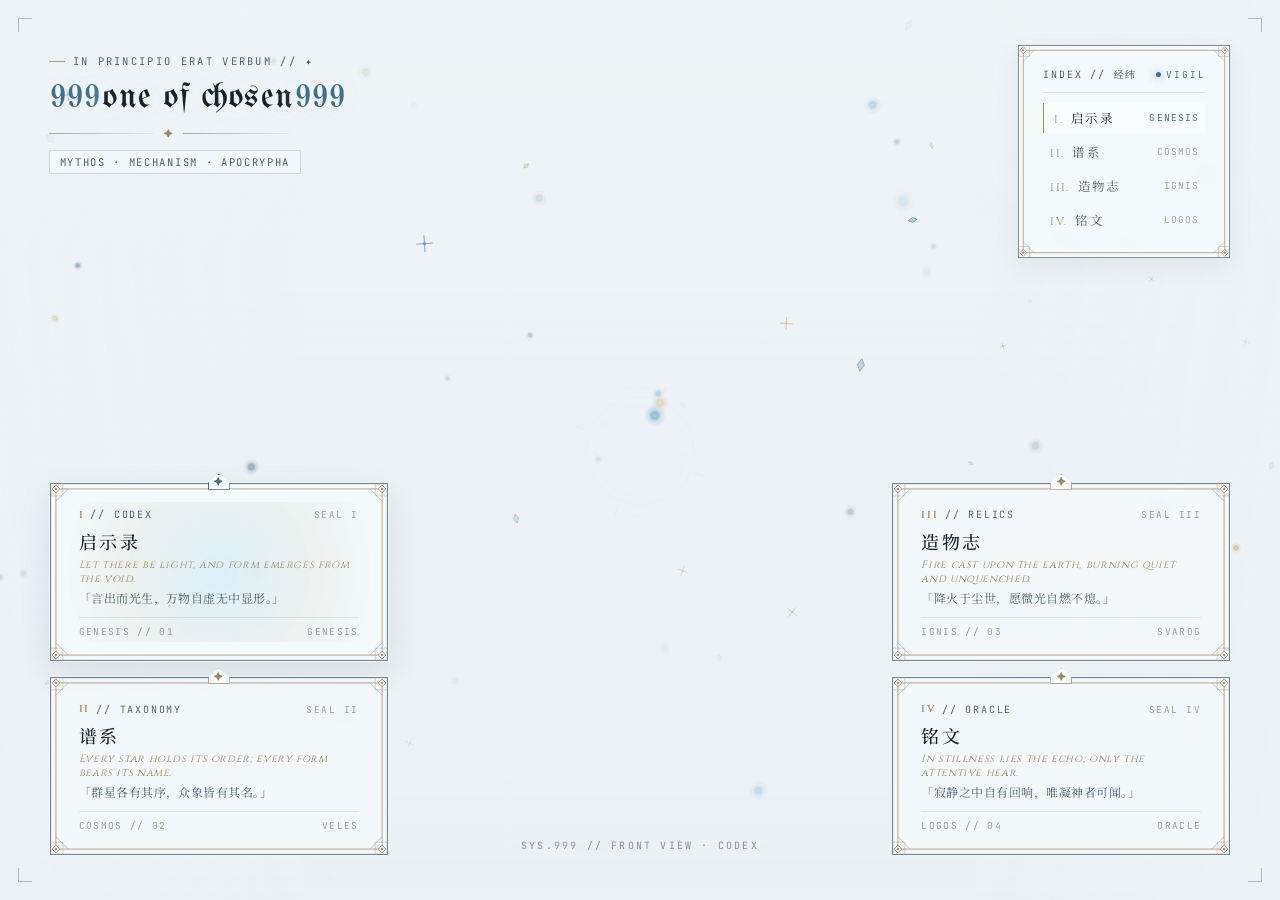
<file: index.html>
<!DOCTYPE html>
<html lang="zh-CN">
<head>
  <meta charset="UTF-8">
  <meta name="viewport" content="width=device-width, initial-scale=1.0">
  <meta name="theme-color" content="#edf3f6">
  <title>999one of chosen999</title>
  <link rel="preconnect" href="https://fonts.googleapis.com">
  <link rel="preconnect" href="https://fonts.gstatic.com" crossorigin>
  <link href="https://fonts.googleapis.com/css2?family=Cinzel:wght@400;500;600;700&family=JetBrains+Mono:wght@300;400;500&family=Noto+Serif+SC:wght@400;500;600&family=UnifrakturMaguntia&display=swap" rel="stylesheet">
  <style>
    :root {
      --paper: #edf3f6;
      --ink: #15232d;
      --ink-soft: #4e6270;
      --ink-faint: rgba(23, 38, 49, 0.42);
      --line: rgba(53, 79, 94, 0.24);
      --line-strong: rgba(53, 79, 94, 0.48);
      --core-blue: #416f89;
      --core-ice: #7ec7e6;
      --gold-accent: #9c8861;
      --glass-bg: rgba(242, 247, 250, 0.56);
      --glass-hover: rgba(247, 251, 253, 0.78);
      --font-gothic: "UnifrakturMaguntia", "Cinzel", Georgia, serif;
      --font-serif: "Cinzel", "Noto Serif SC", "Songti SC", "STSong", Georgia, serif;
      --font-cn: "Noto Serif SC", "Songti SC", "STSong", serif;
      --font-mono: "JetBrains Mono", ui-monospace, SFMono-Regular, Menlo, Consolas, monospace;
    }

    *, *::before, *::after {
      box-sizing: border-box;
    }

    html, body {
      min-height: 100%;
      margin: 0;
      padding: 0;
    }

    body {
      overflow: hidden;
      color: var(--ink);
      background: var(--paper);
      font-family: var(--font-cn);
      -webkit-font-smoothing: antialiased;
      text-rendering: optimizeLegibility;
    }

    /* ===== HERO CANVAS ===== */
    .hero {
      isolation: isolate;
      position: relative;
      width: 100vw;
      height: 100vh;
      min-height: 100svh;
      overflow: hidden;
      background: var(--paper);
    }

    .hero-stage {
      position: absolute;
      inset: 0;
      z-index: -3;
      overflow: hidden;
      background: var(--paper);
    }

    .hero-layer {
      position: absolute;
      inset: 0;
      opacity: 0;
      transform: scale(1.04);
      pointer-events: none;
      transition: opacity 0.9s cubic-bezier(0.22, 1, 0.36, 1),
                  transform 1.15s cubic-bezier(0.22, 1, 0.36, 1);
      will-change: opacity, transform;
    }

    .hero-layer.is-active {
      opacity: 1;
      transform: scale(1);
    }

    .hero-video {
      position: absolute;
      inset: -1.1%;
      width: 102.2%;
      height: 102.2%;
      object-fit: cover;
      object-position: center center;
      user-select: none;
      pointer-events: none;
      background: var(--paper);
    }

    .hero-still {
      position: absolute;
      inset: -1.1%;
      width: 102.2%;
      height: 102.2%;
      object-fit: cover;
      object-position: center center;
      user-select: none;
      pointer-events: none;
      animation: angel-breathe 12s ease-in-out infinite;
      will-change: transform;
    }

    @keyframes angel-breathe {
      0%, 100% { transform: scale(1.012); }
      50% { transform: scale(1.042); }
    }

    .hero::after {
      position: absolute;
      inset: 0;
      z-index: -1;
      content: "";
      pointer-events: none;
      background:
        linear-gradient(90deg, rgba(236, 243, 247, 0.46), transparent 24%, transparent 76%, rgba(236, 243, 247, 0.42)),
        linear-gradient(180deg, rgba(245, 248, 250, 0.26), transparent 28%, rgba(224, 232, 236, 0.16));
    }

    /* Subtle architectural HUD corner frame */
    .hud-frame {
      position: absolute;
      inset: 18px;
      z-index: 3;
      pointer-events: none;
    }

    /* Sacred-Cyber Drifting Particle Canvas */
    .particle-canvas {
      position: absolute;
      inset: 0;
      z-index: 2;
      width: 100%;
      height: 100%;
      pointer-events: none;
      display: block;
    }

    .hud-corner {
      position: absolute;
      width: 14px;
      height: 14px;
      border-color: rgba(53, 79, 94, 0.34);
      border-style: solid;
      border-width: 0;
    }

    .hud-corner--tl { top: 0; left: 0; border-top-width: 1px; border-left-width: 1px; }
    .hud-corner--tr { top: 0; right: 0; border-top-width: 1px; border-right-width: 1px; }
    .hud-corner--bl { bottom: 0; left: 0; border-bottom-width: 1px; border-left-width: 1px; }
    .hud-corner--br { bottom: 0; right: 0; border-bottom-width: 1px; border-right-width: 1px; }

    /* ===== CHEST CORE GLOW + SACRED ASTROLABE RING ===== */
    .core-response {
      --core-opacity: 0;
      --core-angle: 0deg;
      position: absolute;
      z-index: 1;
      top: 50.1%;
      left: 50%;
      width: clamp(76px, 6.3vw, 126px);
      aspect-ratio: 1;
      opacity: var(--core-opacity);
      pointer-events: none;
      transform: translate(-50%, -50%);
      clip-path: circle(47%);
      mix-blend-mode: screen;
      background:
        conic-gradient(from var(--core-angle), transparent 0 31%, rgba(210, 238, 250, 0.68) 44%, rgba(115, 177, 207, 0.36) 53%, transparent 64%),
        radial-gradient(circle at center, rgba(222, 245, 255, 0.72), rgba(91, 153, 182, 0.2) 40%, transparent 70%);
      filter: blur(0.3px);
      will-change: opacity;
    }

    .core-ring {
      --ring-opacity: 0.16;
      --ring-rot: 0deg;
      position: absolute;
      z-index: 1;
      top: 50.1%;
      left: 50%;
      width: clamp(132px, 11.4vw, 210px);
      aspect-ratio: 1;
      pointer-events: none;
      opacity: var(--ring-opacity);
      transform: translate(-50%, -50%) rotate(var(--ring-rot));
      transition: opacity 0.35s ease;
      will-change: transform, opacity;
    }

    .core-ring svg {
      width: 100%;
      height: 100%;
      display: block;
    }

    .hero.is-side-view .core-response,
    .hero.is-side-view .core-ring {
      opacity: 0 !important;
      transition: opacity 0.45s ease;
    }

    /* ===== UI LAYER ===== */
    .ui-layer {
      position: relative;
      z-index: 5;
      width: 100%;
      height: 100%;
      padding: clamp(28px, 3.4vw, 48px) clamp(28px, 3.8vw, 56px);
      display: grid;
      grid-template-columns: minmax(270px, 340px) 1fr minmax(270px, 340px);
      grid-template-rows: auto 1fr auto;
      pointer-events: none;
    }

    .ui-layer a,
    .ui-layer button,
    .ui-layer nav {
      pointer-events: auto;
    }

    /* ===== TOP-LEFT: SANCTUARY BRAND MONOLITH ===== */
    .brand {
      grid-column: 1;
      grid-row: 1;
      align-self: start;
      pointer-events: auto;
      user-select: none;
    }

    .brand-eyebrow {
      display: inline-flex;
      align-items: center;
      gap: 8px;
      font-family: var(--font-mono);
      font-size: 10.5px;
      letter-spacing: 0.22em;
      text-transform: uppercase;
      color: var(--ink-soft);
      margin-bottom: 10px;
    }

    .brand-eyebrow::before {
      content: "";
      width: 16px;
      height: 1px;
      background: var(--gold-accent);
      opacity: 0.8;
    }

    .brand-title {
      margin: 0;
      font-family: var(--font-gothic);
      font-weight: 400;
      font-size: clamp(28px, 2.75vw, 42px);
      line-height: 1.12;
      letter-spacing: 0.04em;
      color: var(--ink);
      text-shadow: 0 2px 20px rgba(237, 243, 246, 0.92);
      white-space: nowrap;
    }

    .brand-title .sigil-num {
      font-family: var(--font-gothic);
      font-weight: 400;
      font-size: 0.92em;
      color: var(--core-blue);
      letter-spacing: 0.06em;
      margin: 0 2px;
    }

    .brand-divider {
      display: flex;
      align-items: center;
      gap: 10px;
      margin: 12px 0 10px;
      width: 240px;
    }

    .brand-divider span {
      flex: 1;
      height: 1px;
      background: linear-gradient(90deg, rgba(53, 79, 94, 0.45), rgba(53, 79, 94, 0.06));
    }

    .brand-divider i {
      font-style: normal;
      font-size: 9px;
      color: var(--gold-accent);
      line-height: 1;
    }

    .brand-sub {
      margin: 0;
      display: inline-flex;
      align-items: center;
      gap: 8px;
      padding: 4px 10px;
      background: rgba(244, 249, 252, 0.76);
      border: 1px solid rgba(53, 79, 94, 0.18);
      font-family: var(--font-mono);
      font-size: 10.5px;
      letter-spacing: 0.16em;
      color: var(--ink-soft);
    }

    /* ===== TOP-RIGHT: MERIDIAN INDEX NAV (STYLE I GOTHIC FRAME) ===== */
    .index-nav {
      grid-column: 3;
      grid-row: 1;
      justify-self: end;
      align-self: start;
      width: 214px;
      padding: 6px 8px;
      background: rgba(246, 250, 253, 0.78);
      border: 18px solid transparent;
      border-image: url("data:image/svg+xml,%3Csvg xmlns='http://www.w3.org/2000/svg' width='120' height='120' viewBox='0 0 120 120'%3E%3Crect x='2' y='2' width='116' height='116' fill='none' stroke='%23354f5e' stroke-opacity='0.68' stroke-width='1.5'/%3E%3Crect x='9' y='9' width='102' height='102' fill='none' stroke='%239c8861' stroke-opacity='0.88' stroke-width='1.1'/%3E%3Cg stroke='%239c8861' stroke-width='1.1' fill='%23f8fcfe'%3E%3Cpolygon points='9,4 14,9 9,14 4,9'/%3E%3Cpolygon points='111,4 116,9 111,14 106,9'/%3E%3Cpolygon points='9,106 14,111 9,116 4,111'/%3E%3Cpolygon points='111,106 116,111 111,116 106,111'/%3E%3C/g%3E%3Cg fill='%239c8861'%3E%3Cpolygon points='9,7 11,9 9,11 7,9'/%3E%3Cpolygon points='111,7 113,9 111,11 109,9'/%3E%3Cpolygon points='9,109 11,111 9,113 7,111'/%3E%3Cpolygon points='111,109 113,111 111,113 109,111'/%3E%3C/g%3E%3Cg stroke='%23b8a06e' stroke-opacity='0.65' stroke-width='0.9' fill='none'%3E%3Cpath d='M18,2 V18 H2 M102,2 V18 H118 M18,118 V102 H2 M102,118 V102 H118'/%3E%3Cpath d='M25,9 L9,25 M95,9 L111,25 M25,111 L9,95 M95,111 L111,95' stroke='%23416f89' stroke-opacity='0.45'/%3E%3C/g%3E%3C/svg%3E") 26 / 18px stretch;
      backdrop-filter: blur(6px);
      -webkit-backdrop-filter: blur(6px);
      box-shadow: 0 8px 24px rgba(23, 38, 49, 0.06);
    }

    .index-head {
      display: flex;
      align-items: center;
      justify-content: space-between;
      padding-bottom: 10px;
      margin-bottom: 10px;
      border-bottom: 1px solid rgba(53, 79, 94, 0.15);
      font-family: var(--font-mono);
      font-size: 10px;
      letter-spacing: 0.18em;
      color: var(--ink-soft);
    }

    .status-pill {
      display: inline-flex;
      align-items: center;
      gap: 5px;
      color: var(--core-blue);
      font-size: 9.5px;
    }

    .status-dot {
      width: 5px;
      height: 5px;
      border-radius: 50%;
      background: var(--core-blue);
      box-shadow: 0 0 8px rgba(65, 111, 137, 0.75);
      animation: pulse-core 2.8s ease-in-out infinite;
    }

    @keyframes pulse-core {
      0%, 100% { opacity: 0.45; transform: scale(0.92); }
      50% { opacity: 1; transform: scale(1.15); }
    }

    .index-list {
      list-style: none;
      margin: 0;
      padding: 0;
      display: flex;
      flex-direction: column;
      gap: 4px;
    }

    .index-link {
      display: flex;
      align-items: center;
      justify-content: space-between;
      padding: 6px 6px;
      text-decoration: none;
      color: var(--ink-soft);
      font-size: 12.5px;
      letter-spacing: 0.1em;
      border-left: 1.5px solid transparent;
      transition: color 0.25s ease, border-color 0.25s ease, background 0.25s ease, padding-left 0.25s ease;
    }

    .index-link .roman {
      font-family: var(--font-serif);
      font-size: 11px;
      letter-spacing: 0.12em;
      color: var(--gold-accent);
      margin-right: 8px;
    }

    .index-link .code {
      font-family: var(--font-mono);
      font-size: 9.5px;
      letter-spacing: 0.12em;
      opacity: 0.55;
    }

    .index-link:hover,
    .index-link.is-active {
      color: var(--ink);
      border-left-color: var(--core-blue);
      background: rgba(255, 255, 255, 0.42);
      padding-left: 10px;
    }

    .index-link:hover .code,
    .index-link.is-active .code {
      opacity: 0.95;
      color: var(--core-blue);
    }

    /* ===== BOTTOM PORTAL CARDS (LEFT & RIGHT) ===== */
    .portal-col {
      grid-row: 3;
      display: flex;
      flex-direction: column;
      gap: 14px;
      align-self: end;
    }

    .portal-col--left {
      grid-column: 1;
    }

    .portal-col--right {
      grid-column: 3;
    }

    /* ===== STYLE I: GOTHIC LANCET & ROSE TRACERY PORTAL CARDS ===== */
    .portal-card {
      --mx: 50%;
      --my: 50%;
      position: relative;
      display: flex;
      flex-direction: column;
      justify-content: space-between;
      min-height: 118px;
      padding: 6px 10px 4px;
      text-decoration: none;
      color: var(--ink);
      background: rgba(246, 250, 253, 0.76);
      border: 20px solid transparent;
      border-image: url("data:image/svg+xml,%3Csvg xmlns='http://www.w3.org/2000/svg' width='120' height='120' viewBox='0 0 120 120'%3E%3Crect x='2' y='2' width='116' height='116' fill='none' stroke='%23354f5e' stroke-opacity='0.68' stroke-width='1.5'/%3E%3Crect x='9' y='9' width='102' height='102' fill='none' stroke='%239c8861' stroke-opacity='0.88' stroke-width='1.1'/%3E%3Cg stroke='%239c8861' stroke-width='1.1' fill='%23f8fcfe'%3E%3Cpolygon points='9,4 14,9 9,14 4,9'/%3E%3Cpolygon points='111,4 116,9 111,14 106,9'/%3E%3Cpolygon points='9,106 14,111 9,116 4,111'/%3E%3Cpolygon points='111,106 116,111 111,116 106,111'/%3E%3C/g%3E%3Cg fill='%239c8861'%3E%3Cpolygon points='9,7 11,9 9,11 7,9'/%3E%3Cpolygon points='111,7 113,9 111,11 109,9'/%3E%3Cpolygon points='9,109 11,111 9,113 7,111'/%3E%3Cpolygon points='111,109 113,111 111,113 109,111'/%3E%3C/g%3E%3Cg stroke='%23b8a06e' stroke-opacity='0.65' stroke-width='0.9' fill='none'%3E%3Cpath d='M18,2 V18 H2 M102,2 V18 H118 M18,118 V102 H2 M102,118 V102 H118'/%3E%3Cpath d='M25,9 L9,25 M95,9 L111,25 M25,111 L9,95 M95,111 L111,95' stroke='%23416f89' stroke-opacity='0.45'/%3E%3C/g%3E%3C/svg%3E") 26 / 20px stretch;
      backdrop-filter: blur(6px);
      -webkit-backdrop-filter: blur(6px);
      transition: transform 0.25s cubic-bezier(0.22, 1, 0.36, 1),
                  background 0.25s ease,
                  box-shadow 0.25s ease;
    }

    /* Gothic top-center rose-window crest finial */
    .portal-card::after {
      content: "✦";
      position: absolute;
      top: -28px;
      left: 50%;
      transform: translateX(-50%);
      width: 22px;
      height: 16px;
      display: grid;
      place-items: center;
      font-size: 9px;
      line-height: 1;
      color: var(--gold-accent);
      background: rgba(248, 252, 254, 0.94);
      border: 1px solid rgba(156, 136, 97, 0.72);
      clip-path: polygon(50% 0%, 100% 58%, 100% 100%, 0% 100%, 0% 58%);
      pointer-events: none;
    }

    /* Pointer-following sacred spotlight */
    .portal-card::before {
      content: "";
      position: absolute;
      inset: 0;
      opacity: 0;
      pointer-events: none;
      background: radial-gradient(
        220px circle at var(--mx) var(--my),
        rgba(140, 212, 240, 0.24),
        rgba(156, 136, 97, 0.08) 42%,
        transparent 72%
      );
      transition: opacity 0.3s ease;
    }

    .portal-card:hover,
    .portal-card.is-synced,
    .portal-card.is-current {
      transform: translateY(-2px);
      background: var(--glass-hover);
      box-shadow: 0 12px 32px rgba(23, 38, 49, 0.09);
    }

    .portal-card:hover::before,
    .portal-card.is-synced::before,
    .portal-card.is-current::before {
      opacity: 1;
    }

    .portal-card:hover::after,
    .portal-card.is-synced::after,
    .portal-card.is-current::after {
      color: var(--core-blue);
      border-color: var(--core-blue);
    }

    .index-link.is-current {
      color: var(--ink);
      border-left-color: var(--gold-accent);
      background: rgba(255, 255, 255, 0.46);
      padding-left: 10px;
    }

    .index-link.is-current .code {
      opacity: 1;
      color: var(--core-blue);
    }

    .card-top {
      position: relative;
      z-index: 1;
      display: flex;
      align-items: center;
      justify-content: space-between;
      font-family: var(--font-mono);
      font-size: 10px;
      letter-spacing: 0.18em;
      color: var(--ink-soft);
      margin-bottom: 6px;
    }

    .card-id {
      display: inline-flex;
      align-items: center;
      gap: 6px;
    }

    .card-id .roman {
      font-family: var(--font-serif);
      font-weight: 600;
      color: var(--gold-accent);
    }

    .card-state {
      font-size: 9.5px;
      letter-spacing: 0.16em;
      color: var(--ink-faint);
      transition: color 0.25s ease;
    }

    .card-state .hover-label {
      display: none;
    }

    .portal-card:hover .card-state,
    .portal-card.is-synced .card-state {
      color: var(--core-blue);
    }

    .portal-card:hover .card-state .idle-label,
    .portal-card.is-synced .card-state .idle-label {
      display: none;
    }

    .portal-card:hover .card-state .hover-label,
    .portal-card.is-synced .card-state .hover-label {
      display: inline;
    }

    .card-title {
      position: relative;
      z-index: 1;
      margin: 0 0 4px;
      font-family: var(--font-cn);
      font-size: 18px;
      font-weight: 500;
      letter-spacing: 0.14em;
      color: var(--ink);
    }

    .card-desc-en {
      position: relative;
      z-index: 1;
      margin: 0 0 3px;
      font-family: var(--font-serif);
      font-size: 10.5px;
      font-style: italic;
      line-height: 1.35;
      letter-spacing: 0.06em;
      color: var(--gold-accent);
    }

    .card-desc {
      position: relative;
      z-index: 1;
      margin: 0;
      font-size: 12px;
      line-height: 1.5;
      color: var(--ink-soft);
      letter-spacing: 0.04em;
    }

    .card-foot {
      position: relative;
      z-index: 1;
      margin-top: 10px;
      padding-top: 7px;
      border-top: 1px solid rgba(53, 79, 94, 0.12);
      display: flex;
      align-items: center;
      justify-content: space-between;
      font-family: var(--font-mono);
      font-size: 9.5px;
      letter-spacing: 0.14em;
      color: var(--ink-faint);
    }

    /* ===== BOTTOM-CENTER TELEMETRY ===== */
    .telemetry {
      grid-column: 2;
      grid-row: 3;
      justify-self: center;
      align-self: end;
      padding-bottom: 4px;
      font-family: var(--font-mono);
      font-size: 10px;
      letter-spacing: 0.22em;
      color: rgba(23, 38, 49, 0.48);
      text-shadow: 0 1px 10px rgba(237, 243, 246, 0.9);
      user-select: none;
      white-space: nowrap;
    }

    /* ===== TOAST FEEDBACK FOR PLACEHOLDER ROUTES ===== */
    .protocol-toast {
      position: fixed;
      left: 50%;
      bottom: 46px;
      z-index: 40;
      transform: translate(-50%, 10px);
      padding: 8px 18px;
      background: rgba(21, 35, 45, 0.86);
      color: #e6f2f7;
      border: 1px solid rgba(126, 199, 230, 0.35);
      backdrop-filter: blur(10px);
      font-family: var(--font-mono);
      font-size: 11px;
      letter-spacing: 0.14em;
      opacity: 0;
      pointer-events: none;
      transition: opacity 0.25s ease, transform 0.25s ease;
    }

    .protocol-toast.is-visible {
      opacity: 1;
      transform: translate(-50%, 0);
    }

    /* ===== CUSTOM HOLY CROSS-SWORD CURSOR ===== */
    @media (pointer: fine) and (min-width: 901px) {
      html, body, a, button {
        cursor: none !important;
      }
    }

    .cursor-glow,
    .cursor-sword {
      position: fixed;
      top: 0;
      left: 0;
      pointer-events: none;
      opacity: 0;
      will-change: transform, opacity;
    }

    .cursor-glow {
      z-index: 30;
      width: 34px;
      aspect-ratio: 1;
      border-radius: 999px;
      background: radial-gradient(circle, rgba(162, 219, 243, 0.34), rgba(89, 155, 187, 0.10) 45%, transparent 72%);
    }

    .cursor-sword {
      z-index: 50;
      width: 42px;
      height: 42px;
      transform-origin: 3px 3px;
      transition: opacity 0.18s ease;
    }

    .cursor-sword svg {
      width: 100%;
      height: 100%;
      display: block;
      overflow: visible;
      transition: transform 0.18s cubic-bezier(0.22, 1, 0.36, 1);
      transform-origin: 3px 3px;
    }

    .cursor-sword .sword-energy {
      stroke: #4a92b6;
      transition: stroke 0.2s ease;
    }

    .cursor-sword .sword-gem {
      fill: #3e84a8;
      transition: fill 0.2s ease;
    }

    .cursor-sword.is-hover svg {
      transform: scale(1.09) rotate(-4deg);
    }

    .cursor-sword.is-hover .sword-energy {
      stroke: #7ae0ff;
    }

    .cursor-sword.is-hover .sword-gem {
      fill: #74deff;
    }

    .cursor-sword.is-pressed svg {
      transform: translate(-2px, -2px) scale(0.92);
    }

    /* ===== WATER-EMERGENCE ENTRANCE & EXIT ===== */
    @keyframes water-emerge {
      0% {
        opacity: 0;
        transform: translate3d(0, 26px, 0) scale(0.982);
        filter: blur(11px);
      }
      65% {
        opacity: 0.94;
        filter: blur(1.5px);
      }
      100% {
        opacity: 1;
        transform: translate3d(0, 0, 0) scale(1);
        filter: blur(0);
      }
    }

    .brand {
      animation: water-emerge 0.9s cubic-bezier(0.22, 1, 0.36, 1) 0.06s both;
    }

    .index-nav {
      animation: water-emerge 0.9s cubic-bezier(0.22, 1, 0.36, 1) 0.16s both;
    }

    .portal-col--left .portal-card:nth-child(1) {
      animation: water-emerge 0.9s cubic-bezier(0.22, 1, 0.36, 1) 0.24s both;
    }

    .portal-col--left .portal-card:nth-child(2) {
      animation: water-emerge 0.9s cubic-bezier(0.22, 1, 0.36, 1) 0.34s both;
    }

    .portal-col--right .portal-card:nth-child(1) {
      animation: water-emerge 0.9s cubic-bezier(0.22, 1, 0.36, 1) 0.42s both;
    }

    .portal-col--right .portal-card:nth-child(2) {
      animation: water-emerge 0.9s cubic-bezier(0.22, 1, 0.36, 1) 0.52s both;
    }

    .telemetry {
      animation: water-emerge 0.9s cubic-bezier(0.22, 1, 0.36, 1) 0.62s both;
    }

    body.is-leaving .ui-layer {
      opacity: 0;
      transform: translate3d(0, -10px, 0) scale(0.99);
      filter: blur(7px);
      transition: opacity 0.24s ease, transform 0.24s ease, filter 0.24s ease;
    }

    @media (prefers-reduced-motion: reduce) {
      .brand, .index-nav, .portal-card, .telemetry {
        animation: none !important;
      }
    }

    /* ===== RESPONSIVE ===== */
    @media (max-width: 1080px) {
      .ui-layer {
        grid-template-columns: minmax(230px, 280px) 1fr minmax(230px, 280px);
        padding: 24px 26px;
      }
      .brand-title {
        font-size: 22px;
      }
      .telemetry {
        display: none;
      }
    }

    @media (max-width: 900px) {
      body {
        overflow-y: auto;
      }

      .hero {
        height: auto;
        min-height: 100svh;
      }

      .hero-stage {
        position: fixed;
      }

      .hero-video,
      .hero-still {
        object-position: 50% center;
      }

      .core-response,
      .core-ring,
      .cursor-glow,
      .cursor-sword,
      .hud-frame {
        display: none;
      }

      .ui-layer {
        display: flex;
        flex-direction: column;
        justify-content: space-between;
        min-height: 100svh;
        gap: 18px;
        padding: 24px 18px 28px;
      }

      .brand-title {
        white-space: normal;
        font-size: 22px;
      }

      .index-nav {
        display: none;
      }

      .portal-col {
        width: 100%;
        gap: 12px;
      }

      .portal-col--left {
        margin-top: auto;
        padding-top: 32vh;
      }

      .portal-card {
        min-height: 94px;
      }
    }

    @media (max-width: 560px) {
      .hero-video {
        inset: 0;
        width: 100%;
        height: 100%;
      }

      .hero::after {
        background: linear-gradient(180deg, rgba(245, 248, 250, 0.36), transparent 34%, rgba(224, 232, 236, 0.18));
      }
    }
  </style>
</head>
<body>
  <main class="hero" aria-label="999one of chosen999 Homepage">
    <!-- 4-Angle Mechanical Angel Stage -->
    <div class="hero-stage" aria-hidden="true">
      <div class="hero-layer is-active" data-view="front">
        <video
          class="hero-video"
          autoplay
          muted
          loop
          playsinline
          preload="auto"
          disablepictureinpicture
          aria-hidden="true"
          poster="https://rodya.top/assets/angel-hero-og-v1.jpg"
        >
          <source src="https://rodya.top/assets/angel-hero-loop-v2-portrait.mp4" type="video/mp4" media="(max-aspect-ratio: 3/4)">
          <source src="https://rodya.top/assets/angel-hero-loop-v2.mp4" type="video/mp4">
        </video>
      </div>
      <div class="hero-layer" data-view="left">
        <img class="hero-still" src="./angel-left.jpg" alt="" decoding="async">
      </div>
      <div class="hero-layer" data-view="back">
        <img class="hero-still" src="./angel-back.jpg" alt="" decoding="async">
      </div>
      <div class="hero-layer" data-view="right">
        <img class="hero-still" src="./angel-right.jpg" alt="" decoding="async">
      </div>
    </div>

    <!-- Interactive Chest Core Glow -->
    <div class="core-response" aria-hidden="true"></div>

    <!-- Ultra-delicate Sacred Astrolabe Ring around Core -->
    <div class="core-ring" aria-hidden="true">
      <svg viewBox="0 0 200 200" fill="none" xmlns="http://www.w3.org/2000/svg">
        <circle cx="100" cy="100" r="88" stroke="rgba(65,111,137,0.45)" stroke-width="0.7" stroke-dasharray="2 6"/>
        <circle cx="100" cy="100" r="74" stroke="rgba(156,136,97,0.42)" stroke-width="0.6"/>
        <circle cx="100" cy="100" r="62" stroke="rgba(65,111,137,0.32)" stroke-width="0.6" stroke-dasharray="18 10 3 10"/>
        <line x1="100" y1="6" x2="100" y2="20" stroke="rgba(156,136,97,0.65)" stroke-width="0.8"/>
        <line x1="100" y1="180" x2="100" y2="194" stroke="rgba(156,136,97,0.65)" stroke-width="0.8"/>
        <line x1="6" y1="100" x2="20" y2="100" stroke="rgba(65,111,137,0.55)" stroke-width="0.8"/>
        <line x1="180" y1="100" x2="194" y2="100" stroke="rgba(65,111,137,0.55)" stroke-width="0.8"/>
      </svg>
    </div>

    <!-- Sacred-Cyber Drifting Particles -->
    <canvas class="particle-canvas" aria-hidden="true"></canvas>

    <!-- Architectural Corner Ticks -->
    <div class="hud-frame" aria-hidden="true">
      <span class="hud-corner hud-corner--tl"></span>
      <span class="hud-corner hud-corner--tr"></span>
      <span class="hud-corner hud-corner--bl"></span>
      <span class="hud-corner hud-corner--br"></span>
    </div>

    <!-- Single-Screen Sacred Cyber UI -->
    <div class="ui-layer">
      <!-- Top-Left: Sanctuary Title -->
      <header class="brand">
        <div class="brand-eyebrow">IN PRINCIPIO ERAT VERBUM // ✦</div>
        <h1 class="brand-title"><span class="sigil-num">999</span>one of chosen<span class="sigil-num">999</span></h1>
        <div class="brand-divider" aria-hidden="true">
          <span></span>
          <i>✦</i>
          <span></span>
        </div>
        <p class="brand-sub">MYTHOS · MECHANISM · APOCRYPHA</p>
      </header>

      <!-- Top-Right: Meridian Index -->
      <nav class="index-nav" aria-label="主导航">
        <div class="index-head">
          <span>INDEX // 经纬</span>
          <span class="status-pill"><span class="status-dot"></span>VIGIL</span>
        </div>
        <ul class="index-list">
          <li>
            <a class="index-link" href="./codex.html" data-portal="codex">
              <span><span class="roman">I.</span>启示录</span>
              <span class="code">GENESIS</span>
            </a>
          </li>
          <li>
            <a class="index-link" href="./taxonomy.html" data-portal="taxonomy">
              <span><span class="roman">II.</span>谱系</span>
              <span class="code">COSMOS</span>
            </a>
          </li>
          <li>
            <a class="index-link" href="./relics.html" data-portal="relics">
              <span><span class="roman">III.</span>造物志</span>
              <span class="code">IGNIS</span>
            </a>
          </li>
          <li>
            <a class="index-link" href="./oracle.html" data-portal="oracle">
              <span><span class="roman">IV.</span>铭文</span>
              <span class="code">LOGOS</span>
            </a>
          </li>
        </ul>
      </nav>

      <!-- Bottom-Left Portal Column -->
      <section class="portal-col portal-col--left" aria-label="左侧板块入口">
        <a class="portal-card" href="./codex.html" data-portal="codex">
          <div class="card-top">
            <span class="card-id"><span class="roman">I</span> // CODEX</span>
            <span class="card-state">
              <span class="idle-label">SEAL I</span>
              <span class="hover-label">UNSEAL ↗</span>
            </span>
          </div>
          <h2 class="card-title">启示录</h2>
          <p class="card-desc-en">Let there be light, and form emerges from the void.</p>
          <p class="card-desc">「言出而光生，万物自虚无中显形。」</p>
          <div class="card-foot">
            <span>GENESIS // 01</span>
            <span>GENESIS</span>
          </div>
        </a>

        <a class="portal-card" href="./taxonomy.html" data-portal="taxonomy">
          <div class="card-top">
            <span class="card-id"><span class="roman">II</span> // TAXONOMY</span>
            <span class="card-state">
              <span class="idle-label">SEAL II</span>
              <span class="hover-label">UNSEAL ↗</span>
            </span>
          </div>
          <h2 class="card-title">谱系</h2>
          <p class="card-desc-en">Every star holds its order; every form bears its name.</p>
          <p class="card-desc">「群星各有其序，众象皆有其名。」</p>
          <div class="card-foot">
            <span>COSMOS // 02</span>
            <span>VELES</span>
          </div>
        </a>
      </section>

      <!-- Bottom-Center Telemetry -->
      <div class="telemetry" aria-hidden="true">ALPHA ET OMEGA // 999 · SANCTUARY</div>

      <!-- Bottom-Right Portal Column -->
      <section class="portal-col portal-col--right" aria-label="右侧板块入口">
        <a class="portal-card" href="./relics.html" data-portal="relics">
          <div class="card-top">
            <span class="card-id"><span class="roman">III</span> // RELICS</span>
            <span class="card-state">
              <span class="idle-label">SEAL III</span>
              <span class="hover-label">UNSEAL ↗</span>
            </span>
          </div>
          <h2 class="card-title">造物志</h2>
          <p class="card-desc-en">Fire cast upon the earth, burning quiet and unquenched.</p>
          <p class="card-desc">「降火于尘世，愿微光自燃不熄。」</p>
          <div class="card-foot">
            <span>IGNIS // 03</span>
            <span>SVAROG</span>
          </div>
        </a>

        <a class="portal-card" href="./oracle.html" data-portal="oracle">
          <div class="card-top">
            <span class="card-id"><span class="roman">IV</span> // ORACLE</span>
            <span class="card-state">
              <span class="idle-label">SEAL IV</span>
              <span class="hover-label">UNSEAL ↗</span>
            </span>
          </div>
          <h2 class="card-title">铭文</h2>
          <p class="card-desc-en">In stillness lies the echo; only the attentive hear.</p>
          <p class="card-desc">「寂静之中自有回响，唯凝神者可闻。」</p>
          <div class="card-foot">
            <span>LOGOS // 04</span>
            <span>ORACLE</span>
          </div>
        </a>
      </section>
    </div>
  </main>

  <div class="protocol-toast" role="status" aria-live="polite"></div>
  <div class="cursor-glow" aria-hidden="true"></div>
  <div class="cursor-sword" aria-hidden="true">
    <!-- V2 Slender Holy Cross-Sword SVG (tip hotspot at 3.5, 3.5 in 64x64 viewBox) -->
    <svg viewBox="0 0 64 64" fill="none" xmlns="http://www.w3.org/2000/svg">
      <defs>
        <linearGradient id="bladeL" x1="3.5" y1="3.5" x2="41.5" y2="41.5" gradientUnits="userSpaceOnUse">
          <stop offset="0%" stop-color="#fcffff"/>
          <stop offset="30%" stop-color="#e2eef6"/>
          <stop offset="48%" stop-color="#feffff"/>
          <stop offset="76%" stop-color="#c6d6e2"/>
          <stop offset="100%" stop-color="#e8f2f8"/>
        </linearGradient>
        <linearGradient id="bladeR" x1="3.5" y1="3.5" x2="41.5" y2="41.5" gradientUnits="userSpaceOnUse">
          <stop offset="0%" stop-color="#c0d2e0"/>
          <stop offset="34%" stop-color="#7690a2"/>
          <stop offset="56%" stop-color="#a4baca"/>
          <stop offset="82%" stop-color="#627c90"/>
          <stop offset="100%" stop-color="#849cae"/>
        </linearGradient>
        <linearGradient id="guardTop" x1="33" y1="50" x2="50" y2="33" gradientUnits="userSpaceOnUse">
          <stop offset="0%" stop-color="#f5fafe"/>
          <stop offset="28%" stop-color="#cedce8"/>
          <stop offset="52%" stop-color="#f8fcff"/>
          <stop offset="76%" stop-color="#baccda"/>
          <stop offset="100%" stop-color="#ecf4fa"/>
        </linearGradient>
        <linearGradient id="guardBot" x1="33" y1="50" x2="50" y2="33" gradientUnits="userSpaceOnUse">
          <stop offset="0%" stop-color="#8ea4b4"/>
          <stop offset="32%" stop-color="#627a8c"/>
          <stop offset="52%" stop-color="#9eb2c2"/>
          <stop offset="78%" stop-color="#566c7e"/>
          <stop offset="100%" stop-color="#7c92a2"/>
        </linearGradient>
        <linearGradient id="hiltGrad" x1="45" y1="51" x2="51" y2="45" gradientUnits="userSpaceOnUse">
          <stop offset="0%" stop-color="#364856"/>
          <stop offset="45%" stop-color="#182630"/>
          <stop offset="100%" stop-color="#0e1820"/>
        </linearGradient>
        <linearGradient id="pomL" x1="53" y1="53" x2="58" y2="58" gradientUnits="userSpaceOnUse">
          <stop offset="0%" stop-color="#f8fcff"/>
          <stop offset="100%" stop-color="#bcceDC"/>
        </linearGradient>
        <linearGradient id="pomR" x1="53" y1="53" x2="58" y2="58" gradientUnits="userSpaceOnUse">
          <stop offset="0%" stop-color="#94aaba"/>
          <stop offset="100%" stop-color="#586e80"/>
        </linearGradient>
      </defs>

      <g transform="translate(3.5 3.5) rotate(-45)">
        <!-- Local sword space: tip at (0, 0), pointing along +Y (which maps to bottom-right after -45° rotation? Wait: rotate(-45) turns +Y to bottom-right (+x, +y)! Let's verify: x' = x cos(-45) - y sin(-45) = +0.707y, y' = x sin(-45) + y cos(-45) = +0.707y! YES!) -->

        <!-- Slender Blade Bevels (length 53.5) -->
        <polygon points="0,0 -2.0,7.5 -1.75,53.5 0,53.5" fill="url(#bladeL)"/>
        <polygon points="0,0 2.0,7.5 1.75,53.5 0,53.5" fill="url(#bladeR)"/>
        <!-- Central specular spine & energy thread -->
        <line x1="0" y1="1.5" x2="0" y2="51" stroke="#ffffff" stroke-opacity="0.88" stroke-width="0.45"/>
        <line class="sword-energy" x1="0" y1="12.5" x2="0" y2="47.5" stroke-width="0.65" stroke-linecap="round"/>
        <!-- Blade outline -->
        <polygon points="0,0 2.0,7.5 1.75,53.5 0,55.0 -1.75,53.5 -2.0,7.5" stroke="#1c2e3c" stroke-width="0.85" stroke-linejoin="round"/>
        <!-- Ricasso antique gold collar -->
        <line x1="-1.9" y1="51.2" x2="1.9" y2="51.2" stroke="#d4b878" stroke-width="1.0"/>

        <!-- Hilt Grip -->
        <polygon points="-1.2,56.2 1.2,56.2 0.95,70.8 -0.95,70.8" fill="url(#hiltGrad)" stroke="#16242e" stroke-width="0.8"/>
        <!-- Diagonal gold wire wraps -->
        <line x1="-1.15" y1="58.6" x2="1.15" y2="59.8" stroke="#d4b878" stroke-width="0.72"/>
        <line x1="-1.10" y1="61.6" x2="1.10" y2="62.8" stroke="#d4b878" stroke-width="0.72"/>
        <line x1="-1.05" y1="64.6" x2="1.05" y2="65.8" stroke="#d4b878" stroke-width="0.72"/>
        <line x1="-1.00" y1="67.6" x2="1.00" y2="68.8" stroke="#d4b878" stroke-width="0.72"/>

        <!-- Classic Gothic Cross Crossguard -->
        <polygon points="-12.2,53.8 -10.2,52.0 -8.3,52.7 -2.8,52.5 0,50.8 2.8,52.5 8.3,52.7 10.2,52.0 12.2,53.8" fill="url(#guardTop)"/>
        <polygon points="-12.2,53.8 -10.2,55.6 -8.3,54.9 -2.8,55.1 0,56.8 2.8,55.1 8.3,54.9 10.2,55.6 12.2,53.8" fill="url(#guardBot)"/>
        <!-- Crossguard center seam & antique gold filigree -->
        <line x1="-11.4" y1="53.8" x2="11.4" y2="53.8" stroke="#304656" stroke-opacity="0.72" stroke-width="0.5"/>
        <line x1="-9.2" y1="53.8" x2="-3.2" y2="53.8" stroke="#d4b878" stroke-width="0.9"/>
        <line x1="3.2" y1="53.8" x2="9.2" y2="53.8" stroke="#a88a52" stroke-width="0.9"/>
        <line x1="-8.3" y1="52.7" x2="-8.3" y2="54.9" stroke="#d4b878" stroke-width="0.85"/>
        <line x1="8.3" y1="52.7" x2="8.3" y2="54.9" stroke="#a88a52" stroke-width="0.85"/>
        <!-- Crossguard crisp outline -->
        <polygon points="-12.2,53.8 -10.2,52.0 -8.3,52.7 -2.8,52.5 0,50.8 2.8,52.5 8.3,52.7 10.2,52.0 12.2,53.8 10.2,55.6 8.3,54.9 2.8,55.1 0,56.8 -2.8,55.1 -8.3,54.9 -10.2,55.6" stroke="#1c2e3c" stroke-width="0.85" stroke-linejoin="round"/>

        <!-- Central Sanctuary Gold Medallion & Ice-Blue Core Crystal -->
        <polygon points="0,51.6 2.1,53.8 0,56.0 -2.1,53.8" fill="#d4b878" stroke="#2a3842" stroke-width="0.55"/>
        <polygon class="sword-gem" points="0,52.3 1.45,53.8 0,55.3 -1.45,53.8"/>
        <polygon points="0,52.7 0.72,53.8 0,54.9 -0.72,53.8" fill="#eefdff"/>

        <!-- Faceted Silver Diamond Pommel -->
        <polygon points="0,69.8 -2.5,73.0 0,77.2" fill="url(#pomL)"/>
        <polygon points="0,69.8 2.5,73.0 0,77.2" fill="url(#pomR)"/>
        <polygon points="0,69.8 2.5,73.0 0,77.2 -2.5,73.0" stroke="#1c2e3c" stroke-width="0.85" stroke-linejoin="round"/>
        <circle cx="0" cy="73.0" r="0.68" fill="#d4b878"/>
      </g>
    </svg>
  </div>

  <script>
    (function () {
      const video = document.querySelector(".hero-video");
      const coreEl = document.querySelector(".core-response");
      const ringEl = document.querySelector(".core-ring");
      const cursorGlow = document.querySelector(".cursor-glow");
      const cursorSword = document.querySelector(".cursor-sword");
      const toastEl = document.querySelector(".protocol-toast");

      const LANDSCAPE_SRC = "https://rodya.top/assets/angel-hero-loop-v2.mp4";
      const PORTRAIT_SRC = "https://rodya.top/assets/angel-hero-loop-v2-portrait.mp4";
      const portraitMq = window.matchMedia("(max-aspect-ratio: 3/4)");

      function syncVideoSource() {
        const targetSrc = portraitMq.matches ? PORTRAIT_SRC : LANDSCAPE_SRC;
        if (video.getAttribute("src") !== targetSrc) {
          video.src = targetSrc;
          video.load();
        }
        const playPromise = video.play();
        if (playPromise && typeof playPromise.catch === "function") {
          playPromise.catch(() => {});
        }
      }

      syncVideoSource();
      if (typeof portraitMq.addEventListener === "function") {
        portraitMq.addEventListener("change", syncVideoSource);
      }

      document.addEventListener("visibilitychange", () => {
        if (!document.hidden && video.paused) {
          video.play().catch(() => {});
        }
      });

      // Portal cards & Index nav sync + 4-angle view switching
      const heroEl = document.querySelector(".hero");
      const heroLayers = Array.from(document.querySelectorAll(".hero-layer"));
      const telemetryEl = document.querySelector(".telemetry");
      const cards = Array.from(document.querySelectorAll(".portal-card"));
      const navLinks = Array.from(document.querySelectorAll(".index-link"));
      let toastTimer = null;

      const PORTAL_VIEWS = {
        codex:    { view: "front", label: "FRONT VIEW",         cn: "正视图 · 启示录" },
        taxonomy: { view: "left",  label: "LEFT PROFILE",       cn: "左侧面 · 谱系" },
        relics:   { view: "back",  label: "DORSAL BACK VIEW",   cn: "背视图 · 造物志" },
        oracle:   { view: "right", label: "RIGHT PROFILE",      cn: "右侧面 · 铭文" }
      };

      function showToast(text) {
        toastEl.textContent = text;
        toastEl.classList.add("is-visible");
        clearTimeout(toastTimer);
        toastTimer = setTimeout(() => {
          toastEl.classList.remove("is-visible");
        }, 2000);
      }

      function setSyncedPortal(portalKey) {
        cards.forEach((c) => c.classList.toggle("is-synced", c.dataset.portal === portalKey));
        navLinks.forEach((l) => l.classList.toggle("is-active", l.dataset.portal === portalKey));
      }

      function switchPortalView(portalKey, silent) {
        const cfg = PORTAL_VIEWS[portalKey] || PORTAL_VIEWS.codex;
        heroLayers.forEach((layer) => {
          layer.classList.toggle("is-active", layer.dataset.view === cfg.view);
        });
        cards.forEach((c) => c.classList.toggle("is-current", c.dataset.portal === portalKey));
        navLinks.forEach((l) => l.classList.toggle("is-current", l.dataset.portal === portalKey));

        // Core glow & astrolabe ring align with front chest orb and back dorsal orb; hide on side profiles
        const isSide = cfg.view === "left" || cfg.view === "right";
        heroEl.classList.toggle("is-side-view", isSide);

        if (telemetryEl) {
          telemetryEl.textContent = `SYS.999 // ${cfg.label} · ${portalKey.toUpperCase()}`;
        }
        if (cfg.view === "front" && video.paused) {
          video.play().catch(() => {});
        }
        if (!silent) {
          showToast(`VIEW SHIFT // ${cfg.label} · ${cfg.cn}`);
        }
      }

      // Initialize default front view as active
      switchPortalView("codex", true);

      cards.forEach((card) => {
        card.addEventListener("pointermove", (e) => {
          const rect = card.getBoundingClientRect();
          card.style.setProperty("--mx", `${e.clientX - rect.left}px`);
          card.style.setProperty("--my", `${e.clientY - rect.top}px`);
        }, { passive: true });

        card.addEventListener("mouseenter", () => {
          setSyncedPortal(card.dataset.portal);
          switchPortalView(card.dataset.portal, true);
        });
        card.addEventListener("mouseleave", () => setSyncedPortal(null));
      });

      navLinks.forEach((link) => {
        link.addEventListener("mouseenter", () => {
          setSyncedPortal(link.dataset.portal);
          switchPortalView(link.dataset.portal, true);
        });
        link.addEventListener("mouseleave", () => setSyncedPortal(null));
      });

      // Secret 5-tap portal on top-left brand title -> ./sanctum.html (zero extra UI buttons)
      const brandTitleEl = document.querySelector(".brand-title");
      if (brandTitleEl) {
        let tapCount = 0;
        let tapTimer = null;
        brandTitleEl.addEventListener("click", () => {
          tapCount++;
          clearTimeout(tapTimer);
          if (tapCount >= 5) {
            tapCount = 0;
            document.body.classList.add("is-leaving");
            setTimeout(() => {
              window.location.href = "./sanctum.html";
            }, 220);
            return;
          }
          tapTimer = setTimeout(() => {
            tapCount = 0;
          }, 2200);
        });
      }

      // Smooth water-dissolve page transition on internal links
      window.addEventListener("pageshow", () => {
        document.body.classList.remove("is-leaving");
      });

      document.addEventListener("click", (e) => {
        const link = e.target && e.target.closest ? e.target.closest("a[href]") : null;
        if (!link) return;
        const href = link.getAttribute("href");
        if (!href || href.startsWith("#") || link.target === "_blank" || e.metaKey || e.ctrlKey || e.shiftKey) return;
        if (/^\.\/[a-z0-9_-]+\.html$/i.test(href)) {
          e.preventDefault();
          document.body.classList.add("is-leaving");
          setTimeout(() => {
            window.location.href = href;
          }, 220);
        }
      });

      // Fine pointer interactive glow & sacred astrolabe core ring
      const supportsFinePointer = window.matchMedia("(pointer: fine)").matches;
      if (!supportsFinePointer) return;

      let pointerActive = false;
      let pointerX = window.innerWidth * 0.5;
      let pointerY = window.innerHeight * 0.5;
      let glowX = pointerX;
      let glowY = pointerY;
      let coreOpacity = 0;
      let targetCoreOpacity = 0;
      let coreAngle = 0;
      let targetCoreAngle = 0;
      let ringRot = 0;

      const MAX_CORE_RADIUS = 230;
      const MAX_CORE_OPACITY = 0.24;

      function updateCoreTarget(x, y) {
        const cx = window.innerWidth * 0.5;
        const cy = window.innerHeight * 0.501;
        const dx = x - cx;
        const dy = y - cy;
        const dist = Math.hypot(dx, dy);

        if (dist < MAX_CORE_RADIUS) {
          const proximity = 1 - dist / MAX_CORE_RADIUS;
          targetCoreOpacity = proximity * MAX_CORE_OPACITY;
          targetCoreAngle = (Math.atan2(dy, dx) * 180) / Math.PI;
        } else {
          targetCoreOpacity = 0;
        }
      }

      window.addEventListener("pointermove", (e) => {
        pointerActive = true;
        pointerX = e.clientX;
        pointerY = e.clientY;
        updateCoreTarget(pointerX, pointerY);

        const isInteractive = Boolean(e.target && e.target.closest && e.target.closest("a, button, .portal-card, .index-link"));
        cursorSword.classList.toggle("is-hover", isInteractive);
      }, { passive: true });

      window.addEventListener("pointerdown", () => {
        cursorSword.classList.add("is-pressed");
      }, { passive: true });

      window.addEventListener("pointerup", () => {
        cursorSword.classList.remove("is-pressed");
      }, { passive: true });

      document.addEventListener("pointerleave", () => {
        pointerActive = false;
        targetCoreOpacity = 0;
        cursorSword.classList.remove("is-hover", "is-pressed");
      });

      function tick() {
        if (window.innerWidth > 900) {
          glowX += (pointerX - glowX) * 0.16;
          glowY += (pointerY - glowY) * 0.16;

          const cursorOpacity = pointerActive ? 1 : 0;
          cursorGlow.style.opacity = String(cursorOpacity);
          cursorSword.style.opacity = String(cursorOpacity);
          cursorGlow.style.transform = `translate3d(${glowX - 15}px, ${glowY - 15}px, 0)`;
          cursorSword.style.transform = `translate3d(${pointerX - 2.3}px, ${pointerY - 2.3}px, 0)`;

          coreOpacity += (targetCoreOpacity - coreOpacity) * 0.12;
          coreAngle += (targetCoreAngle - coreAngle) * 0.1;

          // Slow continuous sacred ring rotation, speeds up subtly near core
          const proximityRatio = coreOpacity / MAX_CORE_OPACITY;
          ringRot = (ringRot + 0.08 + proximityRatio * 0.45) % 360;
          ringEl.style.setProperty("--ring-rot", `${ringRot.toFixed(2)}deg`);
          ringEl.style.setProperty("--ring-opacity", (0.14 + proximityRatio * 0.58).toFixed(3));

          if (coreOpacity < 0.001) {
            coreEl.style.setProperty("--core-opacity", "0");
          } else {
            coreEl.style.setProperty("--core-opacity", coreOpacity.toFixed(6));
            coreEl.style.setProperty("--core-angle", `${coreAngle.toFixed(2)}deg`);
          }
        }
        requestAnimationFrame(tick);
      }

      requestAnimationFrame(tick);
    })();

    /* ===== SACRED-CYBER DRIFTING PARTICLE SYSTEM ===== */
    (function () {
      const canvas = document.querySelector(".particle-canvas");
      if (!canvas) return;
      const ctx = canvas.getContext("2d");
      if (!ctx) return;

      const prefersReducedMotion = window.matchMedia("(prefers-reduced-motion: reduce)").matches;
      if (prefersReducedMotion) return;

      let width = 0;
      let height = 0;
      let dpr = 1;

      const PALETTE = [
        { r: 46, g: 94, b: 124 },    // deep steel core blue
        { r: 72, g: 142, b: 184 },   // crisp ice azure
        { r: 164, g: 132, b: 74 },   // sacred antique gold
        { r: 96, g: 124, b: 142 },   // silver slate
        { r: 190, g: 158, b: 96 }    // gilded champagne highlight
      ];

      // Pre-render offscreen glow sprites once (15x faster than per-frame createRadialGradient)
      const SPRITE_SIZE = 32;
      const glowSprites = PALETTE.map(({ r, g, b }) => {
        const off = document.createElement("canvas");
        off.width = SPRITE_SIZE;
        off.height = SPRITE_SIZE;
        const octx = off.getContext("2d");
        const half = SPRITE_SIZE / 2;
        const grad = octx.createRadialGradient(half, half, 0, half, half, half);
        grad.addColorStop(0, `rgba(${Math.min(255, r + 55)}, ${Math.min(255, g + 55)}, ${Math.min(255, b + 55)}, 1)`);
        grad.addColorStop(0.28, `rgba(${r}, ${g}, ${b}, 0.82)`);
        grad.addColorStop(0.58, `rgba(${r}, ${g}, ${b}, 0.24)`);
        grad.addColorStop(1, `rgba(${r}, ${g}, ${b}, 0)`);
        octx.fillStyle = grad;
        octx.fillRect(0, 0, SPRITE_SIZE, SPRITE_SIZE);
        return off;
      });

      const ambientParticles = [];
      const burstParticles = [];
      const MAX_BURST = 70;

      const pointer = { x: -9999, y: -9999, vx: 0, vy: 0, active: false };
      let lastPointerX = 0;
      let lastPointerY = 0;
      let trailCooldown = 0;
      let coreEmitTimer = 0;

      function rand(min, max) {
        return min + Math.random() * (max - min);
      }

      function pickColor() {
        const w = Math.random();
        if (w < 0.34) return PALETTE[0];
        if (w < 0.60) return PALETTE[1];
        if (w < 0.80) return PALETTE[2];
        if (w < 0.92) return PALETTE[3];
        return PALETTE[4];
      }

      function createAmbientParticle(randomY) {
        const kindRoll = Math.random();
        // 0: soft mote, 1: sacred diamond, 2: four-point star sparkle
        const kind = kindRoll < 0.62 ? 0 : (kindRoll < 0.86 ? 1 : 2);
        const depth = rand(0.45, 1.0);
        return {
          x: rand(-20, width + 20),
          y: randomY ? rand(0, height) : height + rand(10, 80),
          vx: rand(-0.16, 0.16) * depth,
          vy: -rand(0.24, 0.78) * depth,
          size: kind === 0 ? rand(1.6, 4.0) * depth : (kind === 1 ? rand(3.0, 5.8) * depth : rand(4.0, 7.2) * depth),
          alpha: rand(0.45, 0.88) * depth,
          phase: rand(0, Math.PI * 2),
          twinkleSpeed: rand(0.014, 0.036),
          swayAmp: rand(0.16, 0.55),
          swayFreq: rand(0.004, 0.012),
          rot: rand(0, Math.PI * 2),
          rotSpeed: rand(-0.018, 0.018),
          color: pickColor(),
          kind,
          depth
        };
      }

      function spawnBurst(x, y, vx, vy, isCore) {
        if (burstParticles.length >= MAX_BURST) return;
        const color = isCore
          ? (Math.random() < 0.68 ? PALETTE[1] : PALETTE[4])
          : (Math.random() < 0.52 ? PALETTE[1] : PALETTE[2]);
        burstParticles.push({
          x,
          y,
          vx,
          vy,
          size: isCore ? rand(1.8, 4.0) : rand(1.8, 3.8),
          life: 1.0,
          decay: isCore ? rand(0.007, 0.014) : rand(0.012, 0.022),
          kind: Math.random() < 0.38 ? 1 : 0,
          rot: rand(0, Math.PI * 2),
          rotSpeed: rand(-0.045, 0.045),
          color
        });
      }

      function resize() {
        width = window.innerWidth;
        height = window.innerHeight;
        dpr = 1;
        canvas.width = width;
        canvas.height = height;
        ctx.setTransform(1, 0, 0, 1, 0, 0);

        const targetCount = Math.min(82, Math.max(40, Math.floor((width * height) / 17500)));
        while (ambientParticles.length < targetCount) {
          ambientParticles.push(createAmbientParticle(true));
        }
        if (ambientParticles.length > targetCount) {
          ambientParticles.length = targetCount;
        }
      }

      resize();
      window.addEventListener("resize", resize);

      window.addEventListener("pointermove", (e) => {
        const dx = e.clientX - lastPointerX;
        const dy = e.clientY - lastPointerY;
        pointer.vx = Math.max(-18, Math.min(18, dx * 0.25));
        pointer.vy = Math.max(-18, Math.min(18, dy * 0.25));
        pointer.x = e.clientX;
        pointer.y = e.clientY;
        pointer.active = true;
        lastPointerX = e.clientX;
        lastPointerY = e.clientY;

        const speed = Math.hypot(dx, dy);
        if (speed > 4 && trailCooldown <= 0) {
          spawnBurst(
            e.clientX + rand(-6, 6),
            e.clientY + rand(-6, 6),
            dx * 0.03 + rand(-0.35, 0.35),
            dy * 0.03 - rand(0.25, 0.75),
            false
          );
          trailCooldown = 2;
        }
      }, { passive: true });

      document.addEventListener("pointerleave", () => {
        pointer.active = false;
      });

      function drawMote(p, a) {
        const idx = PALETTE.indexOf(p.color);
        const sprite = glowSprites[idx >= 0 ? idx : 0];
        const radius = p.size * 3.1;
        ctx.globalAlpha = Math.min(1, a);
        ctx.drawImage(sprite, p.x - radius, p.y - radius, radius * 2, radius * 2);
        ctx.globalAlpha = 1;
      }

      function drawDiamond(p, a) {
        const { r, g, b } = p.color;
        ctx.save();
        ctx.translate(p.x, p.y);
        ctx.rotate(p.rot);
        const s = p.size;
        ctx.beginPath();
        ctx.moveTo(0, -s * 1.35);
        ctx.lineTo(s * 0.75, 0);
        ctx.lineTo(0, s * 1.35);
        ctx.lineTo(-s * 0.75, 0);
        ctx.closePath();
        ctx.fillStyle = `rgba(${r}, ${g}, ${b}, ${(a * 0.42).toFixed(3)})`;
        ctx.fill();
        ctx.strokeStyle = `rgba(${r}, ${g}, ${b}, ${(a * 0.92).toFixed(3)})`;
        ctx.lineWidth = 0.75;
        ctx.stroke();
        ctx.restore();
      }

      function drawStar(p, a) {
        const { r, g, b } = p.color;
        ctx.save();
        ctx.translate(p.x, p.y);
        ctx.rotate(p.rot);
        const s = p.size * 1.35;
        ctx.strokeStyle = `rgba(${r}, ${g}, ${b}, ${(a * 0.88).toFixed(3)})`;
        ctx.lineWidth = 0.8;
        ctx.beginPath();
        ctx.moveTo(-s, 0);
        ctx.lineTo(s, 0);
        ctx.moveTo(0, -s);
        ctx.lineTo(0, s);
        ctx.stroke();

        ctx.fillStyle = `rgba(${Math.min(255, r + 60)}, ${Math.min(255, g + 60)}, ${Math.min(255, b + 60)}, ${a.toFixed(3)})`;
        ctx.beginPath();
        ctx.arc(0, 0, Math.max(0.9, p.size * 0.28), 0, Math.PI * 2);
        ctx.fill();
        ctx.restore();
      }

      let frame = 0;

      function renderParticles() {
        if (document.hidden) {
          requestAnimationFrame(renderParticles);
          return;
        }
        frame++;
        if (trailCooldown > 0) trailCooldown--;

        ctx.clearRect(0, 0, width, height);

        const coreX = width * 0.5;
        const coreY = height * 0.501;

        // Gentle periodic particle drift out of the chest core
        coreEmitTimer++;
        const nearCore = pointer.active && Math.hypot(pointer.x - coreX, pointer.y - coreY) < 230;
        const emitInterval = nearCore ? 8 : 26;
        if (coreEmitTimer >= emitInterval && width > 600) {
          coreEmitTimer = 0;
          const ang = rand(0, Math.PI * 2);
          const rad = rand(18, 42);
          spawnBurst(
            coreX + Math.cos(ang) * rad,
            coreY + Math.sin(ang) * rad,
            Math.cos(ang) * rand(0.18, 0.52),
            Math.sin(ang) * rand(0.18, 0.52) - rand(0.15, 0.45),
            true
          );
        }

        // Update & draw ambient drifting particles
        for (let i = 0; i < ambientParticles.length; i++) {
          const p = ambientParticles[i];
          p.phase += p.twinkleSpeed;
          p.rot += p.rotSpeed;

          // Subtle horizontal wind sway + steady upward drift
          p.x += p.vx + Math.sin(frame * p.swayFreq + p.phase) * p.swayAmp;
          p.y += p.vy;

          // Soft airflow interaction near pointer
          if (pointer.active) {
            const dx = p.x - pointer.x;
            const dy = p.y - pointer.y;
            const distSq = dx * dx + dy * dy;
            if (distSq < 15000 && distSq > 1) {
              const dist = Math.sqrt(distSq);
              const force = (1 - dist / 122) * 0.45 * p.depth;
              p.x += (dx / dist) * force + pointer.vx * 0.03;
              p.y += (dy / dist) * force + pointer.vy * 0.03;
            }
          }

          // Recycle particle seamlessly when leaving top/sides
          if (p.y < -30 || p.x < -50 || p.x > width + 50) {
            ambientParticles[i] = createAmbientParticle(false);
            continue;
          }

          // Fade smoothly at top and bottom viewport edges
          const edgeFade = Math.min(1, p.y / 110, (height - p.y) / 90);
          const twinkle = 0.58 + 0.42 * Math.sin(p.phase);
          const finalAlpha = Math.max(0, p.alpha * twinkle * edgeFade);
          if (finalAlpha < 0.02) continue;

          if (p.kind === 0) drawMote(p, finalAlpha);
          else if (p.kind === 1) drawDiamond(p, finalAlpha);
          else drawStar(p, finalAlpha);
        }

        // Update & draw interactive trail + core emission particles
        for (let i = burstParticles.length - 1; i >= 0; i--) {
          const b = burstParticles[i];
          b.x += b.vx;
          b.y += b.vy;
          b.vx *= 0.985;
          b.vy = b.vy * 0.985 - 0.008;
          b.rot += b.rotSpeed;
          b.life -= b.decay;

          if (b.life <= 0) {
            burstParticles.splice(i, 1);
            continue;
          }

          const a = b.life * 0.72;
          if (b.kind === 1) drawDiamond(b, a);
          else drawMote(b, a);
        }

        pointer.vx *= 0.9;
        pointer.vy *= 0.9;

        requestAnimationFrame(renderParticles);
      }

      requestAnimationFrame(renderParticles);
    })();
  </script>
</body>
</html>
</file>
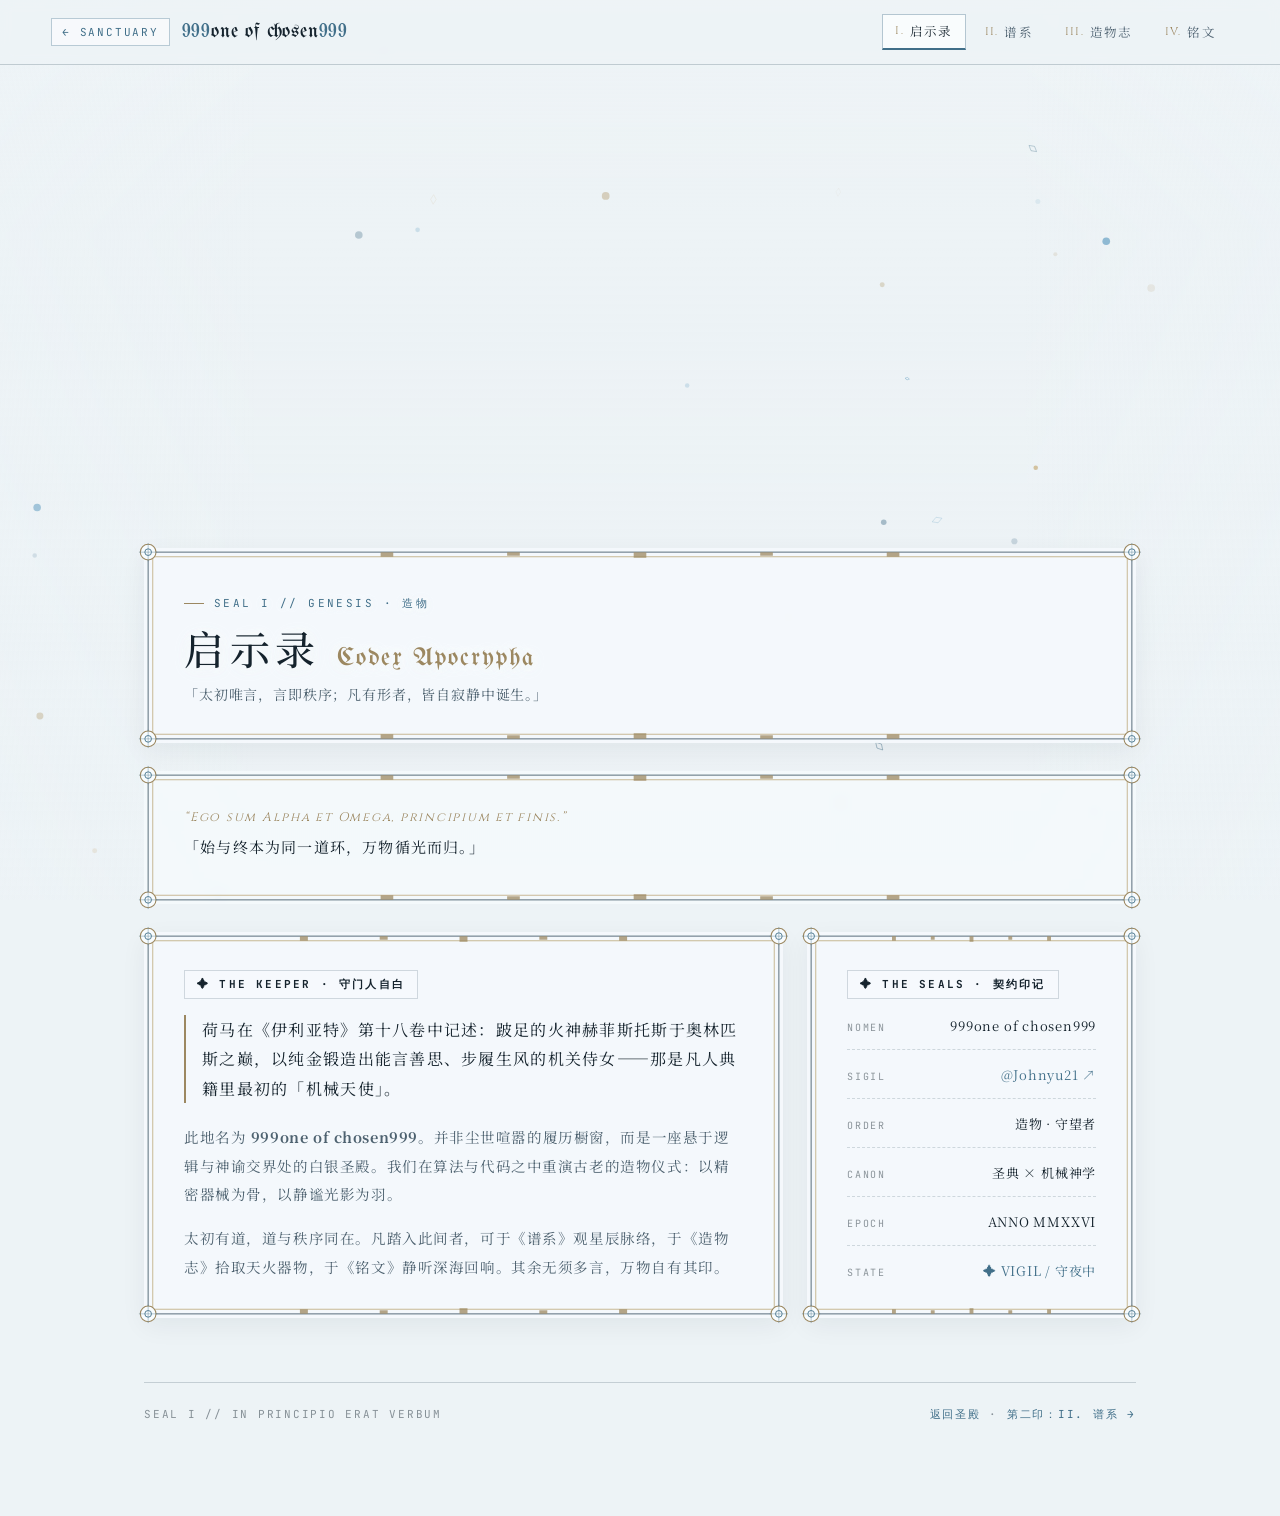
<file: codex.html>
<!DOCTYPE html>
<html lang="zh-CN">
<head>
  <meta charset="UTF-8">
  <meta name="viewport" content="width=device-width, initial-scale=1.0">
  <meta name="theme-color" content="#edf3f6">
  <title>I · 启示录 — 999one of chosen999</title>
  <link rel="preconnect" href="https://fonts.googleapis.com">
  <link rel="preconnect" href="https://fonts.gstatic.com" crossorigin>
  <link href="https://fonts.googleapis.com/css2?family=Cinzel:wght@400;500;600;700&family=JetBrains+Mono:wght@300;400;500&family=Noto+Serif+SC:wght@400;500;600&family=UnifrakturMaguntia&display=swap" rel="stylesheet">
  <link rel="stylesheet" href="./sanctuary.css?v=6">
  <style>
    .codex-grid {
      display: grid;
      grid-template-columns: 1.32fr 0.68fr;
      gap: 24px;
    }

    .verse-lead {
      margin: 0 0 20px;
      padding-left: 16px;
      border-left: 2px solid var(--gold-accent);
      font-size: 16px;
      color: var(--ink);
      letter-spacing: 0.08em;
      line-height: 1.85;
    }

    .scripture-text {
      margin: 0 0 16px;
      font-size: 14.5px;
      color: var(--ink-soft);
      line-height: 1.95;
      letter-spacing: 0.04em;
    }

    .scripture-text:last-child {
      margin-bottom: 0;
    }

    .seal-list {
      display: grid;
      gap: 14px;
    }

    .seal-row {
      display: flex;
      justify-content: space-between;
      align-items: baseline;
      padding-bottom: 12px;
      border-bottom: 1px dashed rgba(53, 79, 94, 0.2);
      font-size: 13px;
    }

    .seal-row:last-child {
      padding-bottom: 0;
      border-bottom: none;
    }

    .seal-key {
      font-family: var(--font-mono);
      font-size: 10px;
      letter-spacing: 0.18em;
      color: var(--ink-faint);
    }

    .seal-val {
      color: var(--ink);
      letter-spacing: 0.06em;
      text-align: right;
    }

    .seal-val a {
      color: var(--core-blue);
      text-decoration: none;
    }

    .seal-val a:hover {
      text-decoration: underline;
    }

    @media (max-width: 860px) {
      .codex-grid { grid-template-columns: 1fr; }
    }
  </style>
</head>
<body class="theme-style-4">
  <!-- Front View Atmospheric Backdrop -->
  <div class="sanctuary-bg" aria-hidden="true">
    <video autoplay muted loop playsinline preload="auto" poster="https://rodya.top/assets/angel-hero-og-v1.jpg">
      <source src="https://rodya.top/assets/angel-hero-loop-v2.mp4" type="video/mp4">
    </video>
  </div>
  <canvas class="particle-canvas" aria-hidden="true"></canvas>

  <header class="topbar">
    <a class="topbar-brand" href="./index.html">
      <span class="topbar-back">← SANCTUARY</span>
      <span class="topbar-name"><span class="num">999</span>one of chosen<span class="num">999</span></span>
    </a>
    <nav class="topbar-nav" aria-label="板块导航">
      <a class="is-active" href="./codex.html"><span class="roman">I.</span>启示录</a>
      <a href="./taxonomy.html"><span class="roman">II.</span>谱系</a>
      <a href="./relics.html"><span class="roman">III.</span>造物志</a>
      <a href="./oracle.html"><span class="roman">IV.</span>铭文</a>
    </nav>
  </header>

  <main class="page-wrap">
    <section class="page-header">
      <div class="page-eyebrow">SEAL I // GENESIS · 造物</div>
      <h1 class="page-title">启示录<span class="en">Codex Apocrypha</span></h1>
      <p class="page-lead">「太初唯言，言即秩序；凡有形者，皆自寂静中诞生。」</p>
    </section>

    <blockquote class="epigraph">
      <p class="epigraph-latin">“Ego sum Alpha et Omega, principium et finis.”</p>
      <p class="epigraph-zh">「始与终本为同一道环，万物循光而归。」</p>
    </blockquote>

    <section class="codex-grid">
      <article class="glass-panel">
        <h2 class="section-label">✦ THE KEEPER · 守门人自白</h2>
        <p class="verse-lead">
          荷马在《伊利亚特》第十八卷中记述：跛足的火神赫菲斯托斯于奥林匹斯之巅，以纯金锻造出能言善思、步履生风的机关侍女——那是凡人典籍里最初的「机械天使」。
        </p>
        <p class="scripture-text">
          此地名为 <strong>999one of chosen999</strong>。并非尘世喧嚣的履历橱窗，而是一座悬于逻辑与神谕交界处的白银圣殿。我们在算法与代码之中重演古老的造物仪式：以精密器械为骨，以静谧光影为羽。
        </p>
        <p class="scripture-text">
          太初有道，道与秩序同在。凡踏入此间者，可于《谱系》观星辰脉络，于《造物志》拾取天火器物，于《铭文》静听深海回响。其余无须多言，万物自有其印。
        </p>
      </article>

      <aside class="glass-panel">
        <h2 class="section-label">✦ THE SEALS · 契约印记</h2>
        <div class="seal-list">
          <div class="seal-row"><span class="seal-key">NOMEN</span><span class="seal-val">999one of chosen999</span></div>
          <div class="seal-row"><span class="seal-key">SIGIL</span><span class="seal-val"><a href="https://github.com/Johnyu21" target="_blank" rel="noopener">@Johnyu21 ↗</a></span></div>
          <div class="seal-row"><span class="seal-key">ORDER</span><span class="seal-val">造物 · 守望者</span></div>
          <div class="seal-row"><span class="seal-key">CANON</span><span class="seal-val">圣典 × 机械神学</span></div>
          <div class="seal-row"><span class="seal-key">EPOCH</span><span class="seal-val">ANNO MMXXVI</span></div>
          <div class="seal-row"><span class="seal-key">STATE</span><span class="seal-val" style="color: var(--core-blue);">✦ VIGIL / 守夜中</span></div>
        </div>
      </aside>
    </section>

    <footer class="page-footer">
      <span>SEAL I // IN PRINCIPIO ERAT VERBUM</span>
      <span><a href="./index.html">返回圣殿</a> · <a href="./taxonomy.html">第二印：II. 谱系 →</a></span>
    </footer>
  </main>

  <script src="./sanctuary.js?v=6"></script>
</body>
</html>
</file>
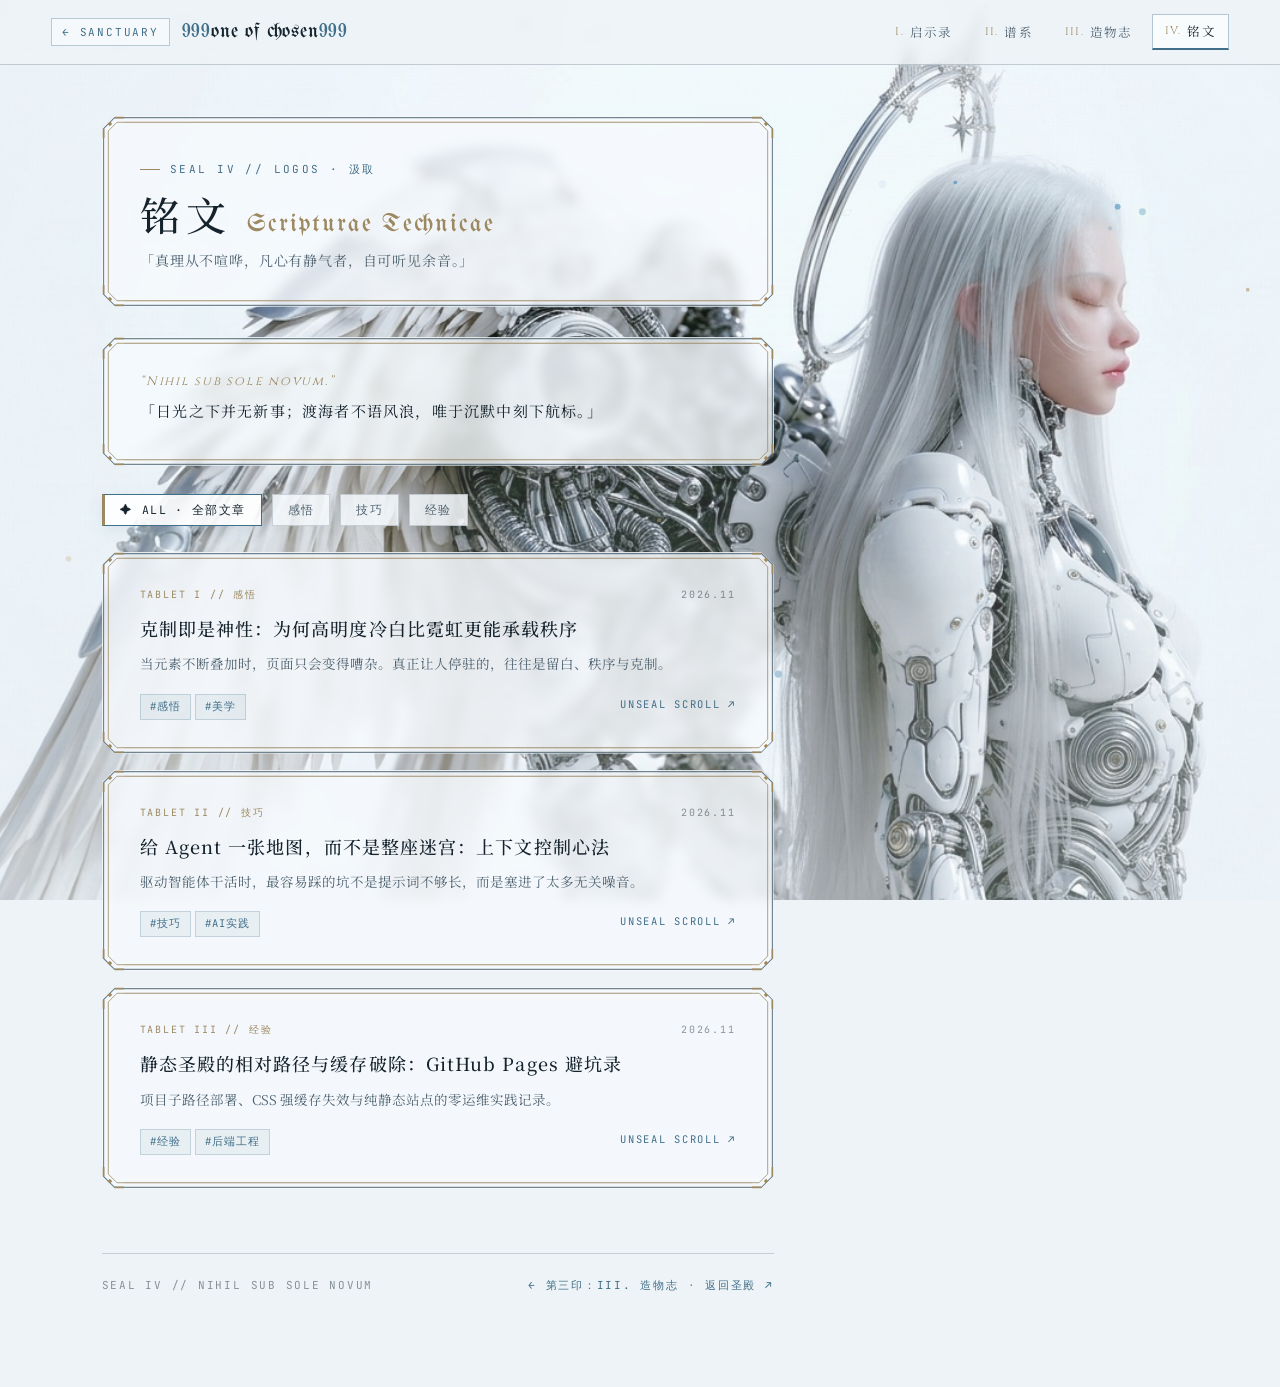
<file: oracle.html>
<!DOCTYPE html>
<html lang="zh-CN">
<head>
  <meta charset="UTF-8">
  <meta name="viewport" content="width=device-width, initial-scale=1.0">
  <meta name="theme-color" content="#edf3f6">
  <title>IV · 铭文 — 999one of chosen999</title>
  <link rel="preconnect" href="https://fonts.googleapis.com">
  <link rel="preconnect" href="https://fonts.gstatic.com" crossorigin>
  <link href="https://fonts.googleapis.com/css2?family=Cinzel:wght@400;500;600;700&family=JetBrains+Mono:wght@300;400;500&family=Noto+Serif+SC:wght@400;500;600&family=UnifrakturMaguntia&display=swap" rel="stylesheet">
  <link rel="stylesheet" href="./sanctuary.css?v=6">
  <style>
    .dispatch-list {
      display: grid;
      gap: 16px;
    }

    .dispatch-card { cursor: pointer; }
    .dispatch-card.is-hidden { display: none; }

    .dispatch-top {
      display: flex;
      align-items: center;
      justify-content: space-between;
      flex-wrap: wrap;
      gap: 10px;
      margin-bottom: 10px;
      font-family: var(--font-mono);
      font-size: 10px;
      letter-spacing: 0.18em;
      color: var(--ink-faint);
    }

    .dispatch-num { color: var(--gold-accent); }

    .dispatch-card h3 {
      margin: 0 0 8px;
      font-size: 18px;
      font-weight: 500;
      letter-spacing: 0.06em;
      color: var(--ink);
    }

    .dispatch-card p {
      margin: 0 0 14px;
      font-size: 13.5px;
      color: var(--ink-soft);
      line-height: 1.8;
    }

    .dispatch-foot {
      display: flex;
      align-items: center;
      justify-content: space-between;
      flex-wrap: wrap;
      gap: 10px;
    }

    .read-hint {
      font-family: var(--font-mono);
      font-size: 10.5px;
      letter-spacing: 0.16em;
      color: var(--core-blue);
    }

    .reader-overlay {
      position: fixed;
      inset: 0;
      z-index: 60;
      background: rgba(21, 35, 45, 0.45);
      backdrop-filter: blur(6px);
      display: flex;
      align-items: center;
      justify-content: center;
      padding: 24px;
      opacity: 0;
      pointer-events: none;
      transition: opacity 0.25s ease;
    }

    .reader-overlay.is-open {
      opacity: 1;
      pointer-events: auto;
    }

    .reader-sheet {
      width: min(760px, 100%);
      max-height: 86vh;
      overflow-y: auto;
      padding: 30px 34px;
      background: rgba(248, 252, 254, 0.97);
      box-shadow: 0 24px 60px rgba(21, 35, 45, 0.18);
      transform: translateY(10px);
      transition: transform 0.25s ease, width 0.28s cubic-bezier(0.22, 1, 0.36, 1), max-height 0.28s ease;
    }

    .reader-sheet.is-expanded {
      width: min(1180px, 95vw);
      max-height: 92vh;
      padding: 36px clamp(28px, 5vw, 68px);
    }

    .reader-overlay.is-open .reader-sheet { transform: translateY(0); }

    .reader-head {
      display: flex;
      flex-direction: column;
      gap: 10px;
      padding-bottom: 16px;
      margin-bottom: 22px;
      border-bottom: 1px solid var(--line);
    }

    .reader-top-row {
      display: flex;
      justify-content: space-between;
      align-items: center;
      flex-wrap: wrap;
      gap: 12px;
      width: 100%;
    }

    .reader-tools {
      display: flex;
      align-items: center;
      gap: 6px;
      flex-shrink: 0;
      margin-left: auto;
    }

    .reader-tool-btn,
    .reader-close {
      padding: 5px 11px;
      border: 1px solid var(--line-strong);
      background: #ffffff;
      font-family: var(--font-mono);
      font-size: 10.5px;
      letter-spacing: 0.12em;
      color: var(--ink);
      transition: border-color 0.2s ease, color 0.2s ease, background 0.2s ease;
    }

    .reader-tool-btn:hover,
    .reader-tool-btn.is-active,
    .reader-close:hover {
      border-color: var(--core-blue);
      color: var(--core-blue);
      background: #f4fafd;
    }

    .reader-body {
      --reader-size: 15px;
      font-size: var(--reader-size);
    }

    .reader-body h4 {
      margin: 22px 0 10px;
      font-size: calc(var(--reader-size) * 1.12);
      font-weight: 600;
      color: var(--ink);
      letter-spacing: 0.06em;
    }

    .reader-body p {
      margin: 0 0 14px;
      font-size: var(--reader-size);
      color: var(--ink-soft);
      line-height: 1.95;
    }

    .reader-body pre {
      margin: 14px 0 18px;
      padding: 14px 16px;
      background: rgba(21, 35, 45, 0.92);
      color: #dff1fa;
      font-family: var(--font-mono);
      font-size: calc(var(--reader-size) * 0.86);
      line-height: 1.65;
      overflow-x: auto;
    }

    .reader-comments {
      margin-top: 28px;
      padding-top: 22px;
      border-top: 1px dashed rgba(53, 79, 94, 0.24);
    }

    .reader-comments-title {
      margin: 0 0 14px;
      font-family: var(--font-mono);
      font-size: 10.5px;
      letter-spacing: 0.2em;
      color: var(--gold-accent);
      text-transform: uppercase;
    }
  </style>
</head>
<body class="layout-left-offset theme-style-2">
  <div class="sanctuary-bg" aria-hidden="true">
    <img src="./angel-right.jpg" alt="">
  </div>
  <canvas class="particle-canvas" aria-hidden="true"></canvas>

  <header class="topbar">
    <a class="topbar-brand" href="./index.html">
      <span class="topbar-back">← SANCTUARY</span>
      <span class="topbar-name"><span class="num">999</span>one of chosen<span class="num">999</span></span>
    </a>
    <nav class="topbar-nav" aria-label="板块导航">
      <a href="./codex.html"><span class="roman">I.</span>启示录</a>
      <a href="./taxonomy.html"><span class="roman">II.</span>谱系</a>
      <a href="./relics.html"><span class="roman">III.</span>造物志</a>
      <a class="is-active" href="./oracle.html"><span class="roman">IV.</span>铭文</a>
    </nav>
  </header>

  <main class="page-wrap">
    <section class="page-header">
      <div class="page-eyebrow">SEAL IV // LOGOS · 汲取</div>
      <h1 class="page-title">铭文<span class="en">Scripturae Technicae</span></h1>
      <p class="page-lead">「真理从不喧哗，凡心有静气者，自可听见余音。」</p>
    </section>

    <blockquote class="epigraph">
      <p class="epigraph-latin">“Nihil sub sole novum.”</p>
      <p class="epigraph-zh">「日光之下并无新事；渡海者不语风浪，唯于沉默中刻下航标。」</p>
    </blockquote>

    <div class="filter-bar" id="filter-bar" role="group" aria-label="文章分类筛选"></div>

    <section class="dispatch-list" id="dispatch-list"></section>

    <footer class="page-footer">
      <span>SEAL IV // NIHIL SUB SOLE NOVUM</span>
      <span><a href="./relics.html">← 第三印：III. 造物志</a> · <a href="./index.html">返回圣殿 ↗</a></span>
    </footer>
  </main>

  <div class="reader-overlay" id="reader-overlay" aria-hidden="true">
    <div class="reader-sheet" id="reader-sheet" role="dialog" aria-modal="true" aria-labelledby="reader-title">
      <div class="reader-head">
        <div class="reader-top-row">
          <div class="page-eyebrow" id="reader-meta" style="margin-bottom: 0;"></div>
          <div class="reader-tools">
            <button class="reader-tool-btn" id="reader-font-dec" type="button" title="缩小字号">A-</button>
            <button class="reader-tool-btn" id="reader-font-inc" type="button" title="放大字号">A+</button>
            <button class="reader-tool-btn" id="reader-expand" type="button" title="放大/还原阅读窗">EXPAND ⤢</button>
            <button class="reader-close" id="reader-close" type="button">SEAL [ESC]</button>
          </div>
        </div>
        <h2 id="reader-title" style="margin: 0; font-size: 22px; font-weight: 500; letter-spacing: 0.06em;"></h2>
      </div>
      <div class="reader-body" id="reader-body"></div>
      <section class="reader-comments" aria-label="访客点赞与评论">
        <div class="reader-comments-title">✦ RESONANCE · 点赞与留声</div>
        <div id="giscus-mount"></div>
      </section>
    </div>
  </div>

  <script src="./sanctuary.js?v=6"></script>
  <script>
    (async function () {
      const listEl = document.getElementById("dispatch-list");
      const filterBar = document.getElementById("filter-bar");
      const overlay = document.getElementById("reader-overlay");
      const sheetEl = document.getElementById("reader-sheet");
      const metaEl = document.getElementById("reader-meta");
      const titleEl = document.getElementById("reader-title");
      const bodyEl = document.getElementById("reader-body");
      const closeBtn = document.getElementById("reader-close");
      const expandBtn = document.getElementById("reader-expand");
      const fontDecBtn = document.getElementById("reader-font-dec");
      const fontIncBtn = document.getElementById("reader-font-inc");

      let readerSize = 15;
      function applyReaderSize() {
        bodyEl.style.setProperty("--reader-size", `${readerSize}px`);
      }
      fontDecBtn.addEventListener("click", () => {
        readerSize = Math.max(13, readerSize - 1.5);
        applyReaderSize();
      });
      fontIncBtn.addEventListener("click", () => {
        readerSize = Math.min(22, readerSize + 1.5);
        applyReaderSize();
      });
      expandBtn.addEventListener("click", () => {
        const expanded = sheetEl.classList.toggle("is-expanded");
        expandBtn.classList.toggle("is-active", expanded);
        expandBtn.textContent = expanded ? "RESTORE ⤡" : "EXPAND ⤢";
      });

      const legacyTopic = { reflection: "感悟", craft: "技巧", experience: "经验" };
      const romans = ["I", "II", "III", "IV", "V", "VI", "VII", "VIII", "IX", "X", "XI", "XII"];

      function esc(str) {
        return String(str || "").replace(/[&<>"']/g, (m) => ({ "&": "&amp;", "<": "&lt;", ">": "&gt;", "\"": "&quot;", "'": "&#39;" }[m]));
      }

      function getTopic(a) {
        const raw = String(a.topic || "").trim();
        return legacyTopic[raw] || raw || "未分类";
      }

      function formatBody(raw) {
        const text = String(raw || "");
        const parts = text.split(/```([\s\S]*?)```/g);
        return parts.map((chunk, i) => {
          if (i % 2 === 1) {
            return `<pre><code>${esc(chunk.replace(/^\n+|\n+$/g, ""))}</code></pre>`;
          }
          return chunk.split(/\n\s*\n/).map((block) => {
            const lines = block.trim().split("\n").map((l) => l.trim()).filter(Boolean);
            if (!lines.length) return "";
            let html = "";
            let paraLines = [];
            const flushPara = () => {
              if (paraLines.length) {
                html += `<p>${paraLines.map(esc).join("<br>")}</p>`;
                paraLines = [];
              }
            };
            lines.forEach((line) => {
              if (line.startsWith("## ")) {
                flushPara();
                html += `<h4>${esc(line.slice(3))}</h4>`;
              } else {
                paraLines.push(line);
              }
            });
            flushPara();
            return html;
          }).join("");
        }).join("");
      }

      let articles = [];
      try {
        const res = await fetch("./content.json?t=" + Date.now(), { cache: "no-store" });
        const data = await res.json();
        articles = data.articles || [];
      } catch (err) {
        listEl.innerHTML = '<div class="glass-panel">暂未加载到文章数据（请通过 HTTP/GitHub Pages 访问）。</div>';
        return;
      }

      const topics = Array.from(new Set(articles.map(getTopic)));
      filterBar.innerHTML = `<button class="filter-btn is-active" data-topic="all" type="button">✦ ALL · 全部文章</button>` +
        topics.map((t) => `<button class="filter-btn" data-topic="${esc(t)}" type="button">${esc(t)}</button>`).join("");

      listEl.innerHTML = articles.map((a, idx) => {
        const label = getTopic(a);
        return `
          <article class="glass-panel dispatch-card interactive-card" data-topic="${esc(label)}" data-idx="${idx}">
            <div class="dispatch-top">
              <span class="dispatch-num">TABLET ${romans[idx] || (idx + 1)} // ${esc(label)}</span>
              <span>${esc(a.date || "")}</span>
            </div>
            <h3>${esc(a.title)}</h3>
            <p>${esc(a.summary)}</p>
            <div class="dispatch-foot">
              <div>${(a.tags || []).map((t) => `<span class="tag-chip">#${esc(t)}</span>`).join(" ")}</div>
              <span class="read-hint">UNSEAL SCROLL ↗</span>
            </div>
          </article>
        `;
      }).join("");

      const giscusMount = document.getElementById("giscus-mount");

      function loadGiscusForArticle(article) {
        giscusMount.innerHTML = "";
        const s = document.createElement("script");
        s.src = "https://giscus.app/client.js";
        s.setAttribute("data-repo", "Johnyu21/999oneofchosen999");
        s.setAttribute("data-repo-id", "R_kgDOV5mzNw");
        s.setAttribute("data-category", "General");
        s.setAttribute("data-category-id", "DIC_kwDOV5mzN84DMEbg");
        s.setAttribute("data-mapping", "specific");
        s.setAttribute("data-term", `oracle:${article.id || article.title}`);
        s.setAttribute("data-strict", "0");
        s.setAttribute("data-reactions-enabled", "1");
        s.setAttribute("data-emit-metadata", "0");
        s.setAttribute("data-input-position", "top");
        s.setAttribute("data-theme", "noborder_light");
        s.setAttribute("data-lang", "zh-CN");
        s.setAttribute("crossorigin", "anonymous");
        s.async = true;
        giscusMount.appendChild(s);
      }

      function openArticle(idx) {
        const a = articles[idx];
        if (!a) return;
        const label = getTopic(a);
        metaEl.textContent = `TABLET ${romans[idx] || (idx + 1)} // ${label} · ${a.date || ""}`;
        titleEl.textContent = a.title;
        bodyEl.innerHTML = formatBody(a.body);
        sheetEl.scrollTop = 0;
        overlay.classList.add("is-open");
        overlay.setAttribute("aria-hidden", "false");
        loadGiscusForArticle(a);
      }

      function closeArticle() {
        overlay.classList.remove("is-open");
        overlay.setAttribute("aria-hidden", "true");
        if (window.location.hash) history.replaceState(null, "", window.location.pathname);
      }

      const btns = filterBar.querySelectorAll(".filter-btn");
      const cards = listEl.querySelectorAll(".dispatch-card");
      cards.forEach((card) => {
        card.addEventListener("click", () => openArticle(Number(card.dataset.idx)));
      });

      btns.forEach((btn) => {
        btn.addEventListener("click", () => {
          const t = btn.dataset.topic;
          btns.forEach((b) => b.classList.toggle("is-active", b === btn));
          cards.forEach((c) => c.classList.toggle("is-hidden", t !== "all" && c.dataset.topic !== t));
        });
      });

      closeBtn.addEventListener("click", closeArticle);
      overlay.addEventListener("click", (e) => { if (e.target === overlay) closeArticle(); });
      window.addEventListener("keydown", (e) => { if (e.key === "Escape") closeArticle(); });

      // Deep-link support from taxonomy.html (#article-id)
      if (window.location.hash) {
        const targetId = decodeURIComponent(window.location.hash.slice(1));
        const matchIdx = articles.findIndex((a) => a.id === targetId);
        if (matchIdx >= 0) openArticle(matchIdx);
      }
    })();
  </script>
</body>
</html>
</file>
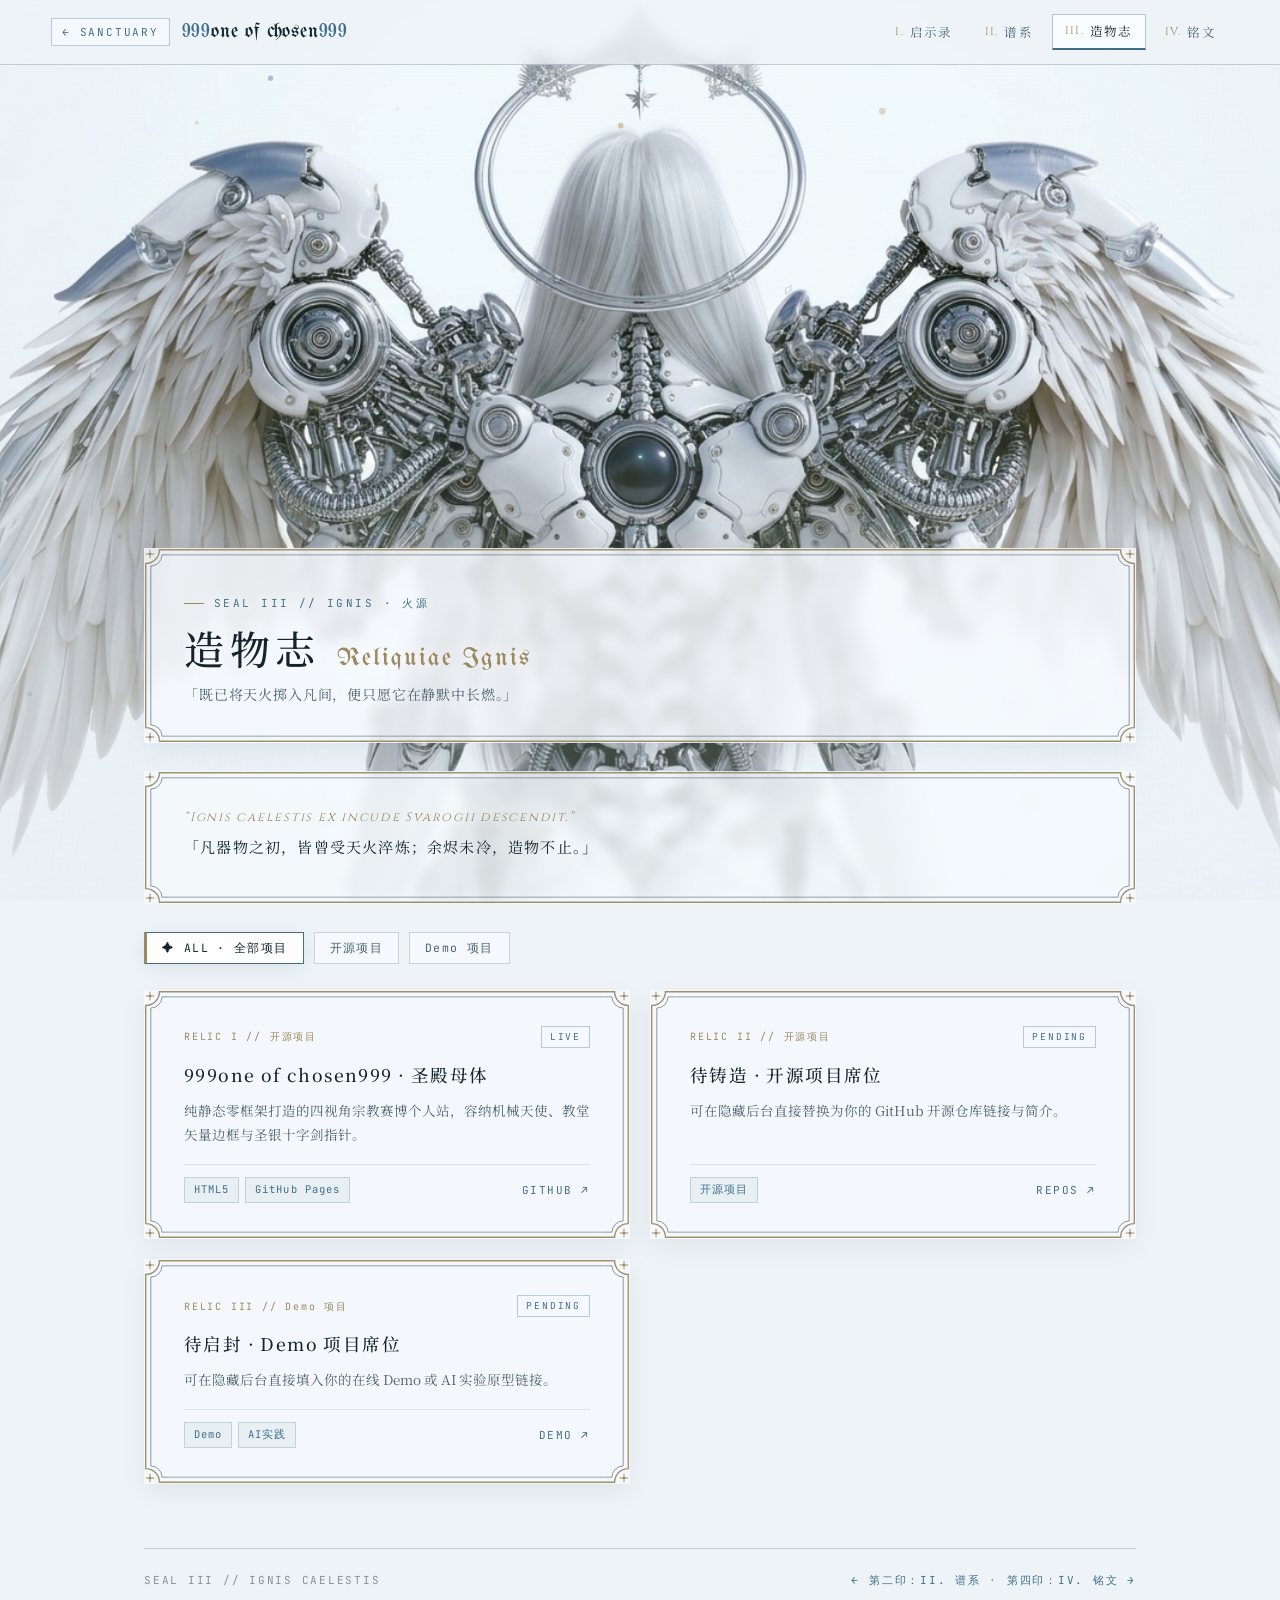
<file: relics.html>
<!DOCTYPE html>
<html lang="zh-CN">
<head>
  <meta charset="UTF-8">
  <meta name="viewport" content="width=device-width, initial-scale=1.0">
  <meta name="theme-color" content="#edf3f6">
  <title>III · 造物志 — 999one of chosen999</title>
  <link rel="preconnect" href="https://fonts.googleapis.com">
  <link rel="preconnect" href="https://fonts.gstatic.com" crossorigin>
  <link href="https://fonts.googleapis.com/css2?family=Cinzel:wght@400;500;600;700&family=JetBrains+Mono:wght@300;400;500&family=Noto+Serif+SC:wght@400;500;600&family=UnifrakturMaguntia&display=swap" rel="stylesheet">
  <link rel="stylesheet" href="./sanctuary.css?v=6">
  <style>
    .relic-grid {
      display: grid;
      grid-template-columns: repeat(2, 1fr);
      gap: 20px;
    }

    .relic-card {
      display: flex;
      flex-direction: column;
      justify-content: space-between;
      min-height: 200px;
    }

    .relic-card.is-hidden {
      display: none;
    }

    .relic-meta {
      display: flex;
      align-items: center;
      justify-content: space-between;
      font-family: var(--font-mono);
      font-size: 10px;
      letter-spacing: 0.18em;
      margin-bottom: 12px;
    }

    .relic-type { color: var(--gold-accent); }

    .relic-status {
      padding: 2px 8px;
      border: 1px solid rgba(65, 111, 137, 0.34);
      color: var(--core-blue);
      font-size: 9.5px;
    }

    .relic-card h3 {
      margin: 0 0 8px;
      font-size: 17.5px;
      font-weight: 500;
      letter-spacing: 0.08em;
    }

    .relic-card p {
      margin: 0 0 18px;
      font-size: 13.5px;
      color: var(--ink-soft);
      line-height: 1.8;
    }

    .relic-foot {
      display: flex;
      align-items: center;
      justify-content: space-between;
      gap: 10px;
      padding-top: 12px;
      border-top: 1px solid rgba(53, 79, 94, 0.14);
    }

    .relic-tags {
      display: flex;
      flex-wrap: wrap;
      gap: 6px;
    }

    .relic-link {
      font-family: var(--font-mono);
      font-size: 11px;
      letter-spacing: 0.14em;
      color: var(--core-blue);
      text-decoration: none;
      white-space: nowrap;
    }

    .relic-link:hover { text-decoration: underline; }

    @media (max-width: 780px) {
      .relic-grid { grid-template-columns: 1fr; }
    }
  </style>
</head>
<body class="theme-style-3">
  <div class="sanctuary-bg" aria-hidden="true">
    <img src="./angel-back.jpg" alt="">
  </div>
  <canvas class="particle-canvas" aria-hidden="true"></canvas>

  <header class="topbar">
    <a class="topbar-brand" href="./index.html">
      <span class="topbar-back">← SANCTUARY</span>
      <span class="topbar-name"><span class="num">999</span>one of chosen<span class="num">999</span></span>
    </a>
    <nav class="topbar-nav" aria-label="板块导航">
      <a href="./codex.html"><span class="roman">I.</span>启示录</a>
      <a href="./taxonomy.html"><span class="roman">II.</span>谱系</a>
      <a class="is-active" href="./relics.html"><span class="roman">III.</span>造物志</a>
      <a href="./oracle.html"><span class="roman">IV.</span>铭文</a>
    </nav>
  </header>

  <main class="page-wrap">
    <section class="page-header">
      <div class="page-eyebrow">SEAL III // IGNIS · 火源</div>
      <h1 class="page-title">造物志<span class="en">Reliquiae Ignis</span></h1>
      <p class="page-lead">「既已将天火掷入凡间，便只愿它在静默中长燃。」</p>
    </section>

    <blockquote class="epigraph">
      <p class="epigraph-latin">“Ignis caelestis ex incude Svarogii descendit.”</p>
      <p class="epigraph-zh">「凡器物之初，皆曾受天火淬炼；余烬未冷，造物不止。」</p>
    </blockquote>

    <div class="filter-bar" id="filter-bar" role="group" aria-label="项目类型筛选"></div>

    <section class="relic-grid" id="relic-grid"></section>

    <footer class="page-footer">
      <span>SEAL III // IGNIS CAELESTIS</span>
      <span><a href="./taxonomy.html">← 第二印：II. 谱系</a> · <a href="./oracle.html">第四印：IV. 铭文 →</a></span>
    </footer>
  </main>

  <script src="./sanctuary.js?v=6"></script>
  <script>
    (async function () {
      const grid = document.getElementById("relic-grid");
      const filterBar = document.getElementById("filter-bar");
      const romans = ["I", "II", "III", "IV", "V", "VI", "VII", "VIII", "IX", "X", "XI", "XII"];
      const legacyKind = { opensource: "开源项目", demo: "Demo 项目" };

      function esc(str) {
        return String(str || "").replace(/[&<>"']/g, (m) => ({ "&": "&amp;", "<": "&lt;", ">": "&gt;", "\"": "&quot;", "'": "&#39;" }[m]));
      }

      function getKind(p) {
        const raw = String(p.kind || "").trim();
        return legacyKind[raw] || raw || "未分类";
      }

      try {
        const res = await fetch("./content.json?t=" + Date.now(), { cache: "no-store" });
        const data = await res.json();
        const projects = data.projects || [];
        const kinds = Array.from(new Set(projects.map(getKind)));

        filterBar.innerHTML = `<button class="filter-btn is-active" data-filter="all" type="button">✦ ALL · 全部项目</button>` +
          kinds.map((k) => `<button class="filter-btn" data-filter="${esc(k)}" type="button">${esc(k)}</button>`).join("");

        grid.innerHTML = projects.map((p, idx) => {
          const isExternal = /^https?:\/\//i.test(p.url || "");
          const kindName = getKind(p);
          return `
            <article class="glass-panel relic-card" data-kind="${esc(kindName)}">
              <div>
                <div class="relic-meta">
                  <span class="relic-type">RELIC ${romans[idx] || (idx + 1)} // ${esc(kindName)}</span>
                  <span class="relic-status">${esc(p.status || "LIVE")}</span>
                </div>
                <h3>${esc(p.title)}</h3>
                <p>${esc(p.desc)}</p>
              </div>
              <div class="relic-foot">
                <div class="relic-tags">${(p.tags || []).map((t) => `<span class="tag-chip">${esc(t)}</span>`).join("")}</div>
                <a class="relic-link" href="${esc(p.url || "#")}" ${isExternal ? 'target="_blank" rel="noopener"' : ""}>${esc(p.linkLabel || "OPEN ↗")}</a>
              </div>
            </article>
          `;
        }).join("");

        const btns = filterBar.querySelectorAll(".filter-btn");
        const cards = grid.querySelectorAll(".relic-card");
        btns.forEach((btn) => {
          btn.addEventListener("click", () => {
            const f = btn.dataset.filter;
            btns.forEach((b) => b.classList.toggle("is-active", b === btn));
            cards.forEach((c) => c.classList.toggle("is-hidden", f !== "all" && c.dataset.kind !== f));
          });
        });
      } catch (err) {
        grid.innerHTML = '<div class="glass-panel">暂未加载到项目数据（请通过 HTTP/GitHub Pages 访问）。</div>';
      }
    })();
  </script>
</body>
</html>
</file>
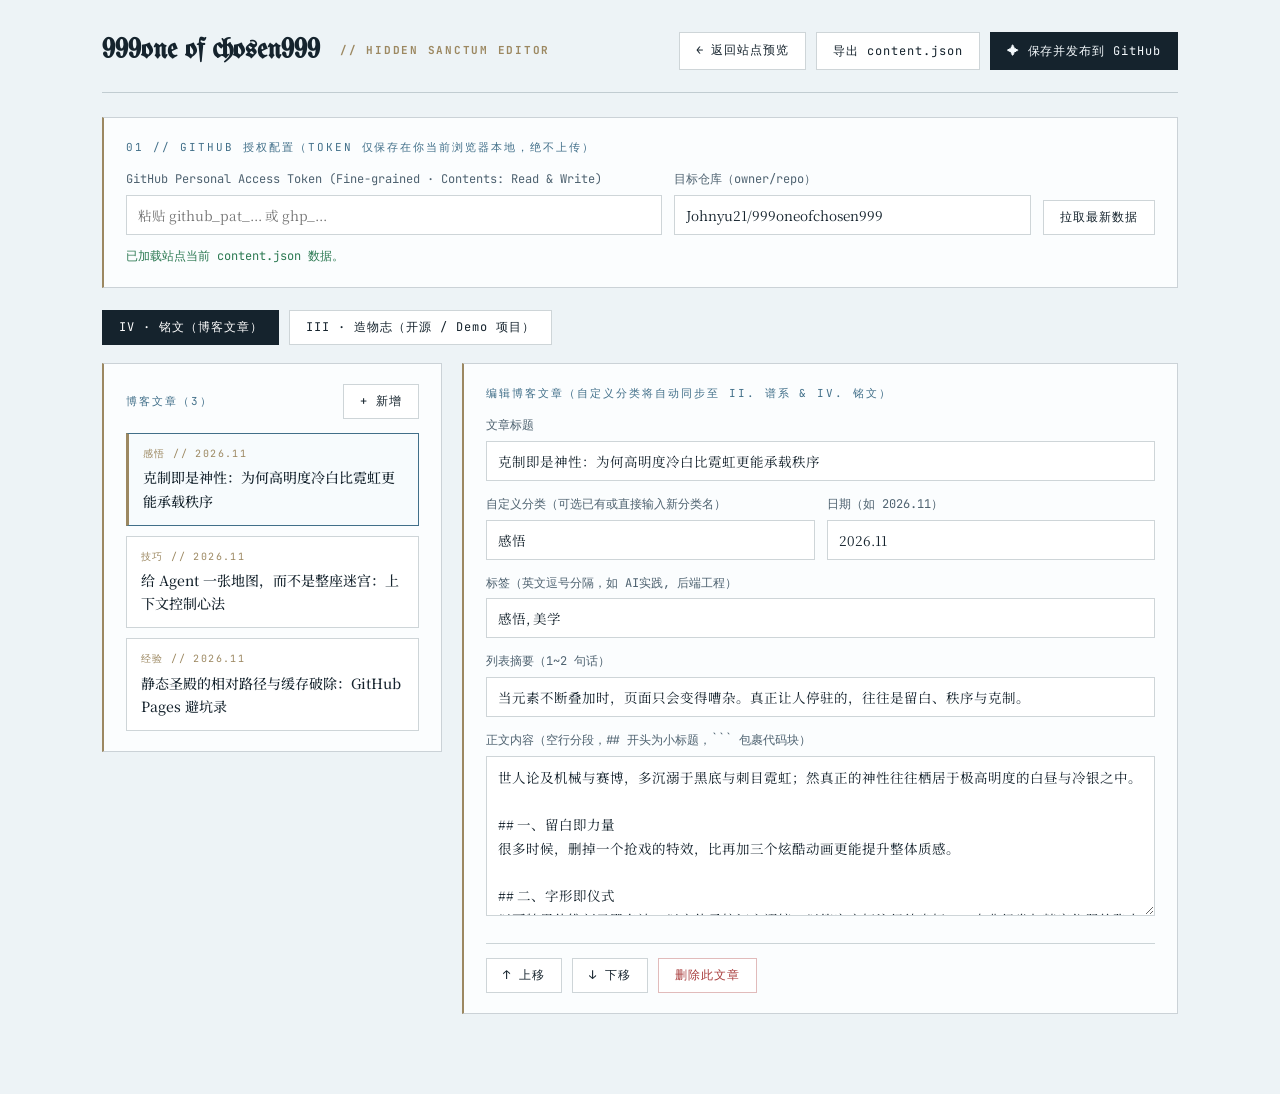
<file: sanctum.html>
<!DOCTYPE html>
<html lang="zh-CN">
<head>
  <meta charset="UTF-8">
  <meta name="viewport" content="width=device-width, initial-scale=1.0">
  <meta name="robots" content="noindex, nofollow">
  <title>Sanctum · 隐藏内容控制台</title>
  <link rel="preconnect" href="https://fonts.googleapis.com">
  <link rel="preconnect" href="https://fonts.gstatic.com" crossorigin>
  <link href="https://fonts.googleapis.com/css2?family=JetBrains+Mono:wght@400;500&family=Noto+Serif+SC:wght@400;500;600&family=UnifrakturMaguntia&display=swap" rel="stylesheet">
  <style>
    :root {
      --paper: #edf3f6;
      --ink: #15232d;
      --ink-soft: #4e6270;
      --line: rgba(53, 79, 94, 0.24);
      --core-blue: #416f89;
      --gold: #9c8861;
      --danger: #a83c3c;
      --ok: #2d7a53;
    }

    * { box-sizing: border-box; }

    body {
      margin: 0;
      background: var(--paper);
      color: var(--ink);
      font-family: "Noto Serif SC", "Songti SC", serif;
      line-height: 1.65;
    }

    .wrap {
      max-width: 1120px;
      margin: 0 auto;
      padding: 28px 22px 80px;
    }

    header {
      display: flex;
      align-items: center;
      justify-content: space-between;
      flex-wrap: wrap;
      gap: 14px;
      padding-bottom: 18px;
      margin-bottom: 24px;
      border-bottom: 1px solid var(--line);
    }

    .brand {
      font-family: "UnifrakturMaguntia", serif;
      font-size: 28px;
      margin: 0;
    }

    .brand span {
      font-family: "JetBrains Mono", monospace;
      font-size: 11px;
      letter-spacing: 0.16em;
      color: var(--gold);
      margin-left: 12px;
      vertical-align: middle;
    }

    .header-actions {
      display: flex;
      gap: 10px;
      flex-wrap: wrap;
    }

    button, .btn-link {
      padding: 8px 16px;
      border: 1px solid var(--line);
      background: #ffffff;
      color: var(--ink);
      font-family: "JetBrains Mono", monospace;
      font-size: 12px;
      letter-spacing: 0.08em;
      cursor: pointer;
      text-decoration: none;
      transition: all 0.2s ease;
    }

    button:hover, .btn-link:hover {
      border-color: var(--core-blue);
      color: var(--core-blue);
    }

    .btn-primary {
      background: var(--ink);
      color: #f4f9fc;
      border-color: var(--ink);
    }

    .btn-primary:hover {
      background: var(--core-blue);
      border-color: var(--core-blue);
      color: #ffffff;
    }

    .btn-danger {
      color: var(--danger);
      border-color: rgba(168, 60, 60, 0.35);
    }

    .btn-danger:hover {
      background: var(--danger);
      color: #ffffff;
      border-color: var(--danger);
    }

    .panel {
      background: rgba(252, 254, 255, 0.92);
      border: 1px solid var(--line);
      border-left: 2px solid var(--gold);
      padding: 20px 22px;
      margin-bottom: 22px;
    }

    .panel-title {
      margin: 0 0 14px;
      font-family: "JetBrains Mono", monospace;
      font-size: 11px;
      letter-spacing: 0.18em;
      color: var(--core-blue);
      text-transform: uppercase;
    }

    .auth-grid {
      display: grid;
      grid-template-columns: 1.5fr 1fr auto;
      gap: 12px;
      align-items: end;
    }

    label {
      display: block;
      font-size: 12px;
      color: var(--ink-soft);
      margin-bottom: 5px;
      font-family: "JetBrains Mono", monospace;
    }

    input, select, textarea {
      width: 100%;
      padding: 9px 11px;
      border: 1px solid var(--line);
      background: #ffffff;
      color: var(--ink);
      font-family: inherit;
      font-size: 13.5px;
    }

    input:focus, select:focus, textarea:focus {
      outline: none;
      border-color: var(--core-blue);
    }

    textarea {
      min-height: 160px;
      resize: vertical;
      line-height: 1.75;
    }

    .status-bar {
      margin-top: 12px;
      font-family: "JetBrains Mono", monospace;
      font-size: 12px;
      color: var(--ink-soft);
    }

    .status-bar.ok { color: var(--ok); }
    .status-bar.err { color: var(--danger); }

    .tabs {
      display: flex;
      gap: 10px;
      margin-bottom: 18px;
    }

    .tab-btn.is-active {
      background: var(--ink);
      color: #ffffff;
      border-color: var(--ink);
    }

    .workspace {
      display: grid;
      grid-template-columns: 340px 1fr;
      gap: 20px;
      align-items: start;
    }

    .item-list {
      display: grid;
      gap: 10px;
    }

    .list-card {
      padding: 12px 14px;
      background: #ffffff;
      border: 1px solid var(--line);
      cursor: pointer;
      transition: border-color 0.2s ease, background 0.2s ease;
    }

    .list-card:hover,
    .list-card.is-selected {
      border-color: var(--core-blue);
      border-left: 3px solid var(--gold);
      background: #f7fbfd;
    }

    .list-card-meta {
      font-family: "JetBrains Mono", monospace;
      font-size: 10px;
      letter-spacing: 0.14em;
      color: var(--gold);
      margin-bottom: 4px;
    }

    .list-card-title {
      font-size: 14px;
      font-weight: 500;
      margin: 0;
    }

    .form-grid {
      display: grid;
      gap: 14px;
    }

    .row-2 {
      display: grid;
      grid-template-columns: 1fr 1fr;
      gap: 12px;
    }

    .form-actions {
      display: flex;
      gap: 10px;
      flex-wrap: wrap;
      margin-top: 6px;
      padding-top: 14px;
      border-top: 1px solid var(--line);
    }

    .hint {
      font-size: 12px;
      color: var(--ink-soft);
      margin: 6px 0 0;
    }

    @media (max-width: 860px) {
      .auth-grid, .workspace, .row-2 { grid-template-columns: 1fr; }
    }
  </style>
</head>
<body>
  <div class="wrap">
    <header>
      <h1 class="brand">999one of chosen999 <span>// HIDDEN SANCTUM EDITOR</span></h1>
      <div class="header-actions">
        <a class="btn-link" href="./index.html">← 返回站点预览</a>
        <button id="btn-download" type="button">导出 content.json</button>
        <button class="btn-primary" id="btn-publish" type="button">✦ 保存并发布到 GitHub</button>
      </div>
    </header>

    <section class="panel">
      <div class="panel-title">01 // GITHUB 授权配置（Token 仅保存在你当前浏览器本地，绝不上传）</div>
      <div class="auth-grid">
        <div>
          <label for="gh-token">GitHub Personal Access Token (Fine-grained · Contents: Read &amp; Write)</label>
          <input id="gh-token" type="password" placeholder="粘贴 github_pat_... 或 ghp_...">
        </div>
        <div>
          <label for="gh-repo">目标仓库（owner/repo）</label>
          <input id="gh-repo" type="text" value="Johnyu21/999oneofchosen999">
        </div>
        <button id="btn-sync" type="button">拉取最新数据</button>
      </div>
      <div class="status-bar" id="status-bar">就绪：修改下方项目或文章后，点击右上角「保存并发布到 GitHub」即可全网同步。</div>
    </section>

    <div class="tabs">
      <button class="tab-btn is-active" data-tab="articles" type="button">IV · 铭文（博客文章）</button>
      <button class="tab-btn" data-tab="projects" type="button">III · 造物志（开源 / Demo 项目）</button>
    </div>

    <section class="workspace">
      <div class="panel" style="margin-bottom: 0;">
        <div style="display:flex; justify-content:space-between; align-items:center; margin-bottom:14px;">
          <span class="panel-title" id="list-heading" style="margin:0;">文章列表</span>
          <button id="btn-add" type="button">+ 新增</button>
        </div>
        <div class="item-list" id="item-list"></div>
      </div>

      <div class="panel" style="margin-bottom: 0;" id="editor-panel">
        <div class="panel-title" id="editor-heading">编辑内容</div>
        <div id="editor-form"></div>
      </div>
    </section>
  </div>

  <script>
    (function () {
      const TOKEN_KEY = "sanctum_gh_token";
      const REPO_KEY = "sanctum_gh_repo";
      const DRAFT_KEY = "sanctum_content_draft";

      const tokenInput = document.getElementById("gh-token");
      const repoInput = document.getElementById("gh-repo");
      const statusBar = document.getElementById("status-bar");
      const listEl = document.getElementById("item-list");
      const listHeading = document.getElementById("list-heading");
      const editorHeading = document.getElementById("editor-heading");
      const editorForm = document.getElementById("editor-form");
      const tabBtns = document.querySelectorAll(".tab-btn");

      tokenInput.value = localStorage.getItem(TOKEN_KEY) || "";
      repoInput.value = localStorage.getItem(REPO_KEY) || "Johnyu21/999oneofchosen999";

      tokenInput.addEventListener("input", () => localStorage.setItem(TOKEN_KEY, tokenInput.value.trim()));
      repoInput.addEventListener("input", () => localStorage.setItem(REPO_KEY, repoInput.value.trim()));

      let data = { projects: [], articles: [] };
      let currentTab = "articles";
      let selectedIdx = 0;

      function setStatus(msg, type) {
        statusBar.textContent = msg;
        statusBar.className = "status-bar" + (type ? " " + type : "");
      }

      function saveDraft() {
        localStorage.setItem(DRAFT_KEY, JSON.stringify(data));
      }

      function toBase64Utf8(str) {
        const bytes = new TextEncoder().encode(str);
        let binary = "";
        bytes.forEach((b) => { binary += String.fromCharCode(b); });
        return btoa(binary);
      }

      function esc(str) {
        return String(str || "").replace(/[&<>"']/g, (m) => ({ "&": "&amp;", "<": "&lt;", ">": "&gt;", "\"": "&quot;", "'": "&#39;" }[m]));
      }

      const LEGACY_TOPIC = { reflection: "感悟", craft: "技巧", experience: "经验" };
      const LEGACY_KIND = { opensource: "开源项目", demo: "Demo 项目" };

      function normalizeTopic(val) {
        const v = String(val || "").trim();
        return LEGACY_TOPIC[v] || v || "未分类";
      }

      function normalizeKind(val) {
        const v = String(val || "").trim();
        return LEGACY_KIND[v] || v || "未分类";
      }

      function normalizeData(d) {
        (d.articles || []).forEach((a) => { a.topic = normalizeTopic(a.topic); });
        (d.projects || []).forEach((p) => { p.kind = normalizeKind(p.kind); });
        return d;
      }

      async function loadInitialData() {
        try {
          const res = await fetch("./content.json?t=" + Date.now(), { cache: "no-store" });
          if (res.ok) {
            data = normalizeData(await res.json());
            setStatus("已加载站点当前 content.json 数据。", "ok");
          }
        } catch (e) {
          const cached = localStorage.getItem(DRAFT_KEY);
          if (cached) {
            data = normalizeData(JSON.parse(cached));
            setStatus("已加载本地草稿数据。");
          }
        }
        render();
      }

      function render() {
        const list = currentTab === "articles" ? data.articles : data.projects;
        listHeading.textContent = currentTab === "articles" ? `博客文章（${list.length}）` : `项目列表（${list.length}）`;
        if (selectedIdx >= list.length) selectedIdx = Math.max(0, list.length - 1);

        listEl.innerHTML = list.map((item, i) => {
          const meta = currentTab === "articles"
            ? `${normalizeTopic(item.topic)} // ${item.date || ""}`
            : `${normalizeKind(item.kind)} // ${item.status || "LIVE"}`;
          return `
            <div class="list-card ${i === selectedIdx ? "is-selected" : ""}" data-idx="${i}">
              <div class="list-card-meta">${esc(meta)}</div>
              <p class="list-card-title">${esc(item.title || "未命名")}</p>
            </div>
          `;
        }).join("") || '<p class="hint">暂无条目，点击右上角「+ 新增」创建。</p>';

        listEl.querySelectorAll(".list-card").forEach((card) => {
          card.addEventListener("click", () => {
            selectedIdx = Number(card.dataset.idx);
            render();
          });
        });

        renderEditor();
      }

      function renderEditor() {
        const list = currentTab === "articles" ? data.articles : data.projects;
        const item = list[selectedIdx];
        if (!item) {
          editorHeading.textContent = "编辑内容";
          editorForm.innerHTML = '<p class="hint">请先在左侧选择或新增一条内容。</p>';
          return;
        }

        if (currentTab === "articles") {
          const existingTopics = Array.from(new Set(["感悟", "技巧", "经验", ...data.articles.map((a) => normalizeTopic(a.topic)).filter(Boolean)]));
          editorHeading.textContent = "编辑博客文章（自定义分类将自动同步至 II. 谱系 & IV. 铭文）";
          editorForm.innerHTML = `
            <div class="form-grid">
              <div>
                <label>文章标题</label>
                <input id="f-title" value="${esc(item.title)}">
              </div>
              <div class="row-2">
                <div>
                  <label>自定义分类（可选已有或直接输入新分类名）</label>
                  <input id="f-topic" list="topic-options" value="${esc(normalizeTopic(item.topic))}" placeholder="例如：感悟、技巧、经验、随笔…">
                  <datalist id="topic-options">
                    ${existingTopics.map((t) => `<option value="${esc(t)}"></option>`).join("")}
                  </datalist>
                </div>
                <div>
                  <label>日期（如 2026.11）</label>
                  <input id="f-date" value="${esc(item.date)}">
                </div>
              </div>
              <div>
                <label>标签（英文逗号分隔，如 AI实践, 后端工程）</label>
                <input id="f-tags" value="${esc((item.tags || []).join(", "))}">
              </div>
              <div>
                <label>列表摘要（1~2 句话）</label>
                <input id="f-summary" value="${esc(item.summary)}">
              </div>
              <div>
                <label>正文内容（空行分段，## 开头为小标题，\`\`\` 包裹代码块）</label>
                <textarea id="f-body">${esc(item.body)}</textarea>
              </div>
              <div class="form-actions">
                <button type="button" id="btn-up">↑ 上移</button>
                <button type="button" id="btn-down">↓ 下移</button>
                <button type="button" class="btn-danger" id="btn-del">删除此文章</button>
              </div>
            </div>
          `;

          const bind = () => {
            item.title = document.getElementById("f-title").value;
            item.topic = document.getElementById("f-topic").value.trim() || "未分类";
            item.date = document.getElementById("f-date").value;
            item.tags = document.getElementById("f-tags").value.split(/[,，]/).map((s) => s.trim()).filter(Boolean);
            item.summary = document.getElementById("f-summary").value;
            item.body = document.getElementById("f-body").value;
            saveDraft();
            const activeTitle = listEl.querySelector(".list-card.is-selected .list-card-title");
            const activeMeta = listEl.querySelector(".list-card.is-selected .list-card-meta");
            if (activeTitle) activeTitle.textContent = item.title || "未命名";
            if (activeMeta) activeMeta.textContent = `${item.topic} // ${item.date || ""}`;
          };
          ["f-title", "f-topic", "f-date", "f-tags", "f-summary", "f-body"].forEach((id) => {
            document.getElementById(id).addEventListener("input", bind);
          });
        } else {
          const existingKinds = Array.from(new Set(["开源项目", "Demo 项目", ...data.projects.map((p) => normalizeKind(p.kind)).filter(Boolean)]));
          editorHeading.textContent = "编辑项目链接（自定义分类将自动同步至 II. 谱系 & III. 造物志）";
          editorForm.innerHTML = `
            <div class="form-grid">
              <div>
                <label>项目名称</label>
                <input id="f-title" value="${esc(item.title)}">
              </div>
              <div class="row-2">
                <div>
                  <label>自定义项目分类（可选已有或直接输入新分类名）</label>
                  <input id="f-kind" list="kind-options" value="${esc(normalizeKind(item.kind))}" placeholder="例如：开源项目、Demo 项目、AI 工具…">
                  <datalist id="kind-options">
                    ${existingKinds.map((k) => `<option value="${esc(k)}"></option>`).join("")}
                  </datalist>
                </div>
                <div>
                  <label>状态徽章（如 LIVE / DEMO / FORGING）</label>
                  <input id="f-status" value="${esc(item.status)}">
                </div>
              </div>
              <div class="row-2">
                <div>
                  <label>项目链接（GitHub 或在线 Demo 地址）</label>
                  <input id="f-url" value="${esc(item.url)}">
                </div>
                <div>
                  <label>按钮文字（如 GITHUB ↗ / DEMO ↗）</label>
                  <input id="f-linkLabel" value="${esc(item.linkLabel)}">
                </div>
              </div>
              <div>
                <label>标签（逗号分隔，如 Python, AI实践）</label>
                <input id="f-tags" value="${esc((item.tags || []).join(", "))}">
              </div>
              <div>
                <label>一句话项目简介</label>
                <textarea id="f-desc" style="min-height:96px;">${esc(item.desc)}</textarea>
              </div>
              <div class="form-actions">
                <button type="button" id="btn-up">↑ 上移</button>
                <button type="button" id="btn-down">↓ 下移</button>
                <button type="button" class="btn-danger" id="btn-del">删除此项目</button>
              </div>
            </div>
          `;

          const bind = () => {
            item.title = document.getElementById("f-title").value;
            item.kind = document.getElementById("f-kind").value.trim() || "未分类";
            item.status = document.getElementById("f-status").value;
            item.url = document.getElementById("f-url").value;
            item.linkLabel = document.getElementById("f-linkLabel").value;
            item.tags = document.getElementById("f-tags").value.split(/[,，]/).map((s) => s.trim()).filter(Boolean);
            item.desc = document.getElementById("f-desc").value;
            saveDraft();
            const activeTitle = listEl.querySelector(".list-card.is-selected .list-card-title");
            const activeMeta = listEl.querySelector(".list-card.is-selected .list-card-meta");
            if (activeTitle) activeTitle.textContent = item.title || "未命名";
            if (activeMeta) activeMeta.textContent = `${item.kind} // ${item.status || "LIVE"}`;
          };
          ["f-title", "f-kind", "f-status", "f-url", "f-linkLabel", "f-tags", "f-desc"].forEach((id) => {
            document.getElementById(id).addEventListener("input", bind);
          });
        }

        document.getElementById("btn-up").addEventListener("click", () => {
          if (selectedIdx <= 0) return;
          [list[selectedIdx - 1], list[selectedIdx]] = [list[selectedIdx], list[selectedIdx - 1]];
          selectedIdx--;
          saveDraft();
          render();
        });
        document.getElementById("btn-down").addEventListener("click", () => {
          if (selectedIdx >= list.length - 1) return;
          [list[selectedIdx + 1], list[selectedIdx]] = [list[selectedIdx], list[selectedIdx + 1]];
          selectedIdx++;
          saveDraft();
          render();
        });
        document.getElementById("btn-del").addEventListener("click", () => {
          if (!confirm("确定删除这条内容吗？（点击右上角发布后才会同步到线上）")) return;
          list.splice(selectedIdx, 1);
          selectedIdx = Math.max(0, selectedIdx - 1);
          saveDraft();
          render();
        });
      }

      tabBtns.forEach((btn) => {
        btn.addEventListener("click", () => {
          currentTab = btn.dataset.tab;
          selectedIdx = 0;
          tabBtns.forEach((b) => b.classList.toggle("is-active", b === btn));
          render();
        });
      });

      document.getElementById("btn-add").addEventListener("click", () => {
        const id = "item-" + Date.now();
        if (currentTab === "articles") {
          const now = new Date();
          const ym = `${now.getFullYear()}.${String(now.getMonth() + 1).padStart(2, "0")}`;
          data.articles.unshift({
            id,
            topic: "感悟",
            date: ym,
            title: "新铭文短札",
            summary: "一句话概括核心洞察或踩坑结论。",
            tags: ["感悟"],
            body: "在这里写下你的正文内容……"
          });
        } else {
          data.projects.unshift({
            id,
            kind: "开源项目",
            title: "新项目名称",
            status: "LIVE",
            desc: "一句话介绍这个项目解决什么问题。",
            tags: ["开源项目"],
            url: "https://github.com/Johnyu21",
            linkLabel: "GITHUB ↗"
          });
        }
        selectedIdx = 0;
        saveDraft();
        render();
      });

      document.getElementById("btn-download").addEventListener("click", () => {
        const blob = new Blob([JSON.stringify(data, null, 2)], { type: "application/json;charset=utf-8" });
        const a = document.createElement("a");
        a.href = URL.createObjectURL(blob);
        a.download = "content.json";
        a.click();
        setStatus("已导出 content.json 到本地下载目录。", "ok");
      });

      document.getElementById("btn-sync").addEventListener("click", async () => {
        const token = tokenInput.value.trim();
        const repo = repoInput.value.trim();
        if (!repo) return setStatus("请填写目标仓库（例如 Johnyu21/999oneofchosen999）。", "err");
        setStatus("正在从 GitHub 拉取最新 content.json ...");
        try {
          const headers = { Accept: "application/vnd.github+json" };
          if (token) headers.Authorization = `Bearer ${token}`;
          const res = await fetch(`https://api.github.com/repos/${repo}/contents/content.json?ref=main`, { headers });
          if (!res.ok) throw new Error(`HTTP ${res.status}`);
          const json = await res.json();
          const decoded = new TextDecoder().decode(Uint8Array.from(atob(json.content.replace(/\n/g, "")), (c) => c.charCodeAt(0)));
          data = JSON.parse(decoded);
          selectedIdx = 0;
          saveDraft();
          render();
          setStatus("已从 GitHub 成功拉取最新数据！", "ok");
        } catch (err) {
          setStatus(`拉取失败：${err.message}（请检查仓库名与 Token 权限）`, "err");
        }
      });

      document.getElementById("btn-publish").addEventListener("click", async () => {
        const token = tokenInput.value.trim();
        const repo = repoInput.value.trim();
        if (!token) return setStatus("请先在上方粘贴你的 GitHub Token（Contents: Read & Write 权限）。", "err");
        if (!repo) return setStatus("请填写目标仓库。", "err");

        setStatus("正在提交 content.json 到 GitHub main 分支...");
        try {
          const apiUrl = `https://api.github.com/repos/${repo}/contents/content.json`;
          const headers = {
            Accept: "application/vnd.github+json",
            Authorization: `Bearer ${token}`,
            "Content-Type": "application/json"
          };

          // 1. Get current file SHA (if exists)
          let sha = undefined;
          const getRes = await fetch(`${apiUrl}?ref=main`, { headers });
          if (getRes.ok) {
            const existing = await getRes.json();
            sha = existing.sha;
          }

          // 2. Commit updated content.json
          const payload = {
            message: `Update sanctuary content (${new Date().toISOString().slice(0, 16).replace("T", " ")})`,
            content: toBase64Utf8(JSON.stringify(data, null, 2) + "\n"),
            branch: "main"
          };
          if (sha) payload.sha = sha;

          const putRes = await fetch(apiUrl, { method: "PUT", headers, body: JSON.stringify(payload) });
          if (!putRes.ok) {
            const errBody = await putRes.text();
            throw new Error(`HTTP ${putRes.status} - ${errBody.slice(0, 160)}`);
          }
          setStatus("✦ 发布成功！已提交到 GitHub main 分支，约 1 分钟后全网生效。", "ok");
        } catch (err) {
          setStatus(`发布失败：${err.message}`, "err");
        }
      });

      loadInitialData();
    })();
  </script>
</body>
</html>
</file>
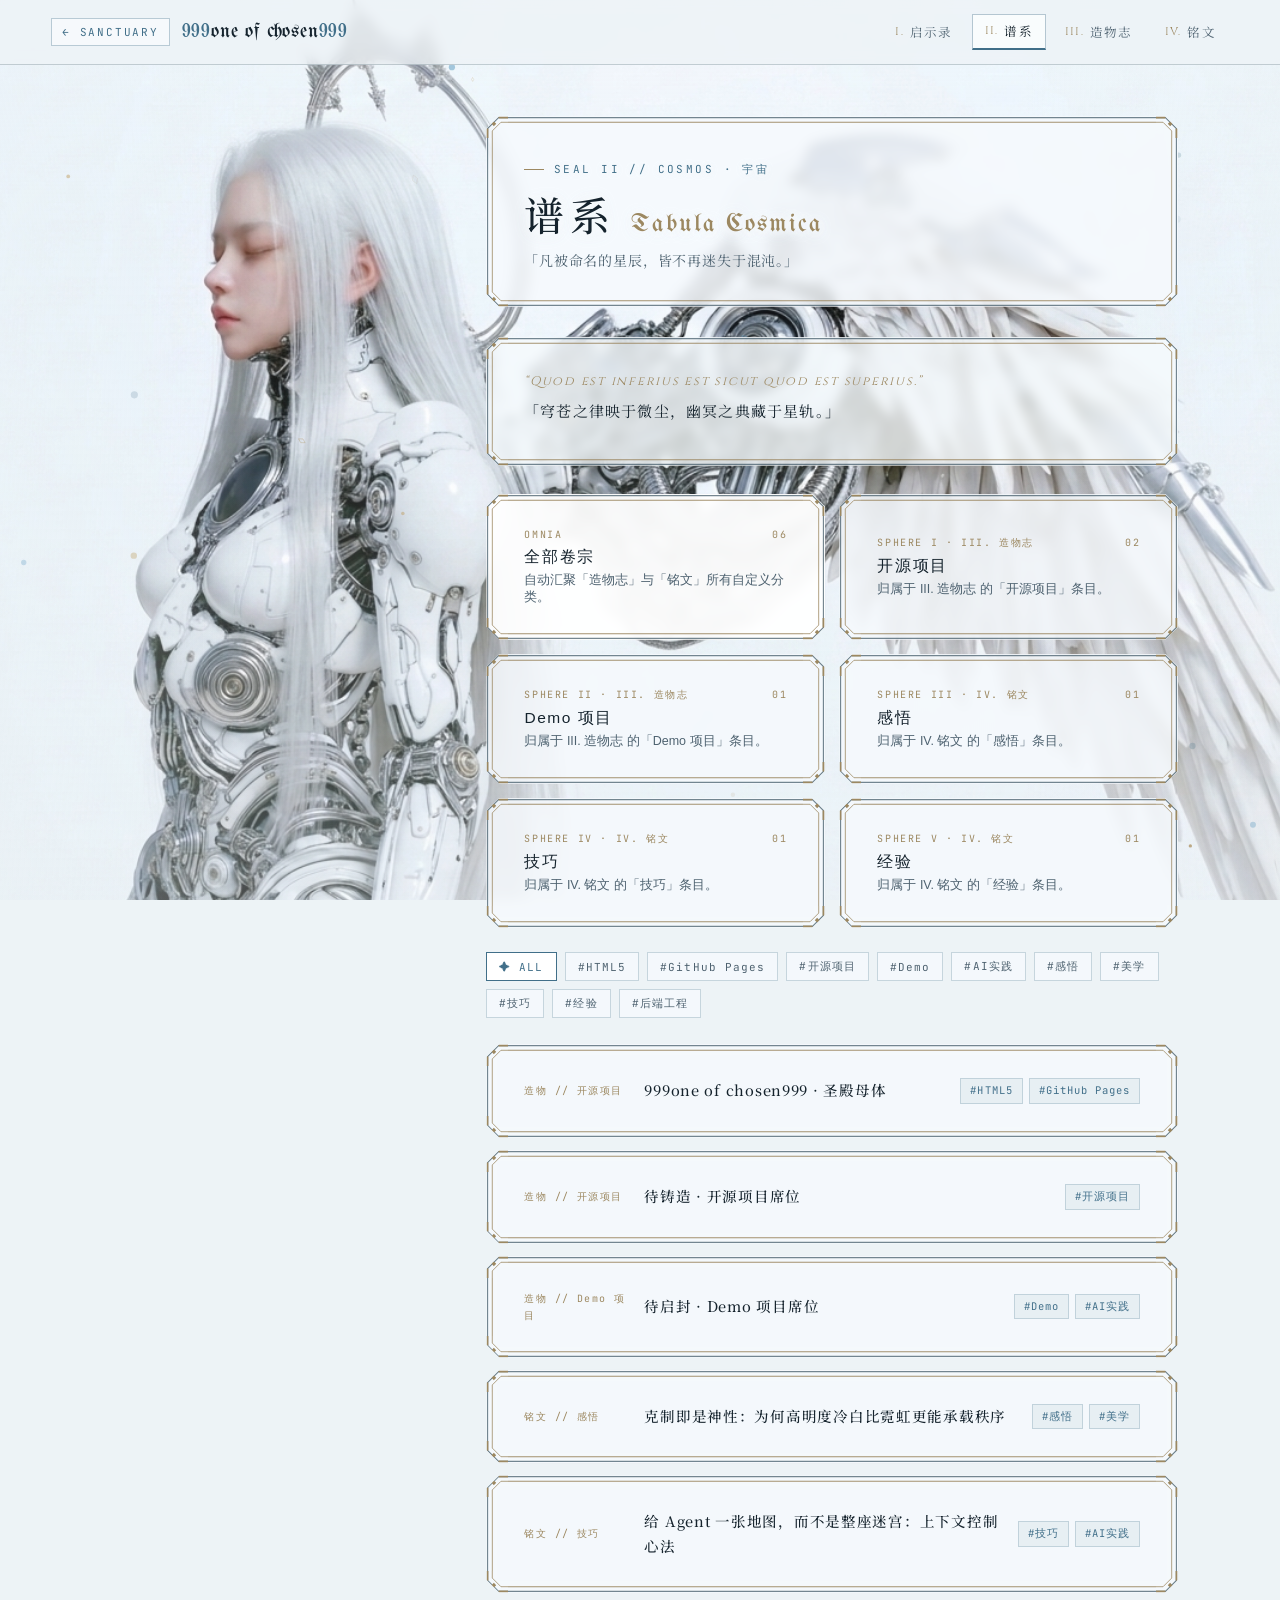
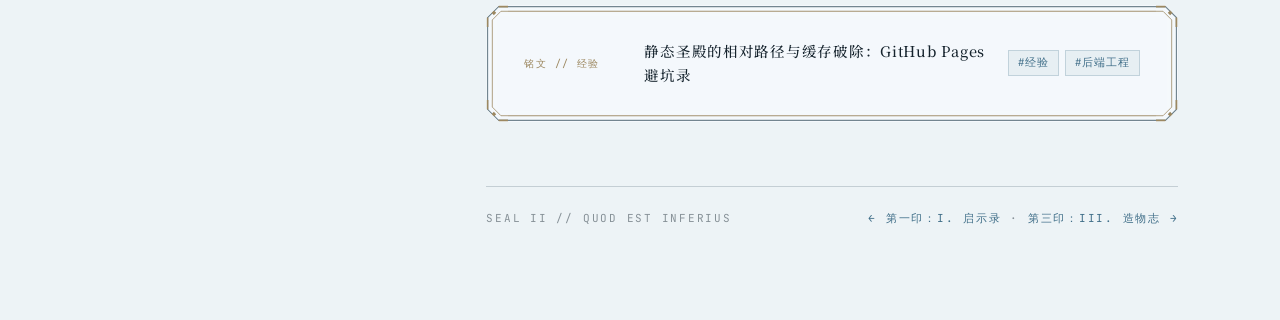
<file: taxonomy.html>
<!DOCTYPE html>
<html lang="zh-CN">
<head>
  <meta charset="UTF-8">
  <meta name="viewport" content="width=device-width, initial-scale=1.0">
  <meta name="theme-color" content="#edf3f6">
  <title>II · 谱系 — 999one of chosen999</title>
  <link rel="preconnect" href="https://fonts.googleapis.com">
  <link rel="preconnect" href="https://fonts.gstatic.com" crossorigin>
  <link href="https://fonts.googleapis.com/css2?family=Cinzel:wght@400;500;600;700&family=JetBrains+Mono:wght@300;400;500&family=Noto+Serif+SC:wght@400;500;600&family=UnifrakturMaguntia&display=swap" rel="stylesheet">
  <link rel="stylesheet" href="./sanctuary.css?v=6">
  <style>
    .pillar-grid {
      display: grid;
      grid-template-columns: repeat(2, 1fr);
      gap: 14px;
      margin-bottom: 24px;
    }

    .pillar-card {
      text-align: left;
      width: 100%;
    }

    .pillar-card.is-selected {
      background: rgba(255, 255, 255, 0.94);
      box-shadow: 0 10px 26px rgba(65, 111, 137, 0.14);
    }

    .pillar-num {
      display: flex;
      justify-content: space-between;
      font-family: var(--font-mono);
      font-size: 10px;
      letter-spacing: 0.16em;
      color: var(--gold-accent);
      margin-bottom: 6px;
    }

    .pillar-card h3 {
      margin: 0 0 4px;
      font-size: 15.5px;
      font-weight: 500;
      letter-spacing: 0.1em;
      color: var(--ink);
    }

    .pillar-card p {
      margin: 0;
      font-size: 12.5px;
      color: var(--ink-soft);
    }

    .tag-cloud {
      display: flex;
      flex-wrap: wrap;
      gap: 8px;
      margin-bottom: 26px;
    }

    .tag-btn {
      padding: 6px 12px;
      border: 1px solid rgba(65, 111, 137, 0.26);
      background: rgba(246, 250, 253, 0.84);
      color: var(--ink-soft);
      font-family: var(--font-mono);
      font-size: 11px;
      letter-spacing: 0.1em;
      transition: border-color 0.2s ease, background 0.2s ease, color 0.2s ease;
    }

    .tag-btn:hover,
    .tag-btn.is-active {
      color: var(--core-blue);
      border-color: var(--core-blue);
      background: #ffffff;
    }

    .index-entries {
      display: grid;
      gap: 12px;
    }

    .entry-row {
      display: grid;
      grid-template-columns: 104px 1fr auto;
      gap: 16px;
      align-items: center;
      text-decoration: none;
      color: var(--ink);
    }

    .entry-row.is-hidden {
      display: none;
    }

    .entry-cat {
      font-family: var(--font-mono);
      font-size: 10px;
      letter-spacing: 0.14em;
      color: var(--gold-accent);
    }

    .entry-title {
      font-size: 14.5px;
      font-weight: 500;
      letter-spacing: 0.05em;
    }

    .entry-tags {
      display: flex;
      gap: 6px;
      flex-wrap: wrap;
      justify-content: flex-end;
    }

    @media (max-width: 780px) {
      .pillar-grid { grid-template-columns: 1fr; }
      .entry-row { grid-template-columns: 1fr; gap: 6px; }
      .entry-tags { justify-content: flex-start; }
    }
  </style>
</head>
<body class="layout-right-offset theme-style-2">
  <div class="sanctuary-bg" aria-hidden="true">
    <img src="./angel-left.jpg" alt="">
  </div>
  <canvas class="particle-canvas" aria-hidden="true"></canvas>

  <header class="topbar">
    <a class="topbar-brand" href="./index.html">
      <span class="topbar-back">← SANCTUARY</span>
      <span class="topbar-name"><span class="num">999</span>one of chosen<span class="num">999</span></span>
    </a>
    <nav class="topbar-nav" aria-label="板块导航">
      <a href="./codex.html"><span class="roman">I.</span>启示录</a>
      <a class="is-active" href="./taxonomy.html"><span class="roman">II.</span>谱系</a>
      <a href="./relics.html"><span class="roman">III.</span>造物志</a>
      <a href="./oracle.html"><span class="roman">IV.</span>铭文</a>
    </nav>
  </header>

  <main class="page-wrap">
    <section class="page-header">
      <div class="page-eyebrow">SEAL II // COSMOS · 宇宙</div>
      <h1 class="page-title">谱系<span class="en">Tabula Cosmica</span></h1>
      <p class="page-lead">「凡被命名的星辰，皆不再迷失于混沌。」</p>
    </section>

    <blockquote class="epigraph">
      <p class="epigraph-latin">“Quod est inferius est sicut quod est superius.”</p>
      <p class="epigraph-zh">「穹苍之律映于微尘，幽冥之典藏于星轨。」</p>
    </blockquote>

    <section class="pillar-grid" id="pillar-grid"></section>

    <div class="tag-cloud" id="tag-cloud" role="group" aria-label="星标筛选"></div>
    <section class="index-entries" id="entry-list"></section>

    <footer class="page-footer">
      <span>SEAL II // QUOD EST INFERIUS</span>
      <span><a href="./codex.html">← 第一印：I. 启示录</a> · <a href="./relics.html">第三印：III. 造物志 →</a></span>
    </footer>
  </main>

  <script src="./sanctuary.js?v=6"></script>
  <script>
    (async function () {
      const pillarGrid = document.getElementById("pillar-grid");
      const tagCloud = document.getElementById("tag-cloud");
      const entryList = document.getElementById("entry-list");
      const legacyTopic = { reflection: "感悟", craft: "技巧", experience: "经验" };
      const legacyKind = { opensource: "开源项目", demo: "Demo 项目" };
      const romans = ["I", "II", "III", "IV", "V", "VI", "VII", "VIII", "IX", "X", "XI", "XII"];

      let currentCat = "all";
      let currentTag = "all";
      let items = [];

      function esc(str) {
        return String(str || "").replace(/[&<>"']/g, (m) => ({ "&": "&amp;", "<": "&lt;", ">": "&gt;", "\"": "&quot;", "'": "&#39;" }[m]));
      }

      try {
        const res = await fetch("./content.json?t=" + Date.now(), { cache: "no-store" });
        const data = await res.json();
        const projects = (data.projects || []).map((p) => {
          const k = legacyKind[String(p.kind || "").trim()] || String(p.kind || "").trim() || "未分类";
          return {
            catKey: `project:${k}`,
            catName: k,
            source: "III. 造物志",
            catLabel: `造物 // ${k}`,
            title: p.title,
            tags: p.tags || [],
            href: "./relics.html"
          };
        });
        const articles = (data.articles || []).map((a) => {
          const t = legacyTopic[String(a.topic || "").trim()] || String(a.topic || "").trim() || "未分类";
          return {
            catKey: `article:${t}`,
            catName: t,
            source: "IV. 铭文",
            catLabel: `铭文 // ${t}`,
            title: a.title,
            tags: a.tags || [],
            href: `./oracle.html#${encodeURIComponent(a.id || "")}`
          };
        });
        items = [...projects, ...articles];
      } catch (err) {
        entryList.innerHTML = '<div class="glass-panel">暂未加载到卷宗数据（请通过 HTTP/GitHub Pages 访问）。</div>';
        return;
      }

      // Dynamically discover all custom categories from III. 造物志 & IV. 铭文
      const catMap = new Map();
      items.forEach((it) => {
        if (!catMap.has(it.catKey)) {
          catMap.set(it.catKey, { key: it.catKey, name: it.catName, source: it.source, count: 0 });
        }
        catMap.get(it.catKey).count++;
      });
      const categories = Array.from(catMap.values());

      pillarGrid.innerHTML = `
        <button class="glass-panel pillar-card interactive-card is-selected" data-cat="all" type="button">
          <div class="pillar-num"><span>OMNIA</span><span>${String(items.length).padStart(2, "0")}</span></div>
          <h3>全部卷宗</h3>
          <p>自动汇聚「造物志」与「铭文」所有自定义分类。</p>
        </button>
      ` + categories.map((c, idx) => `
        <button class="glass-panel pillar-card interactive-card" data-cat="${esc(c.key)}" type="button">
          <div class="pillar-num"><span>SPHERE ${romans[idx] || (idx + 1)} · ${esc(c.source)}</span><span>${String(c.count).padStart(2, "0")}</span></div>
          <h3>${esc(c.name)}</h3>
          <p>归属于 ${esc(c.source)} 的「${esc(c.name)}」条目。</p>
        </button>
      `).join("");

      const allTags = Array.from(new Set(items.flatMap((it) => it.tags)));
      tagCloud.innerHTML = `<button class="tag-btn is-active" data-tag="all" type="button">✦ ALL</button>` +
        allTags.map((t) => `<button class="tag-btn" data-tag="${esc(t)}" type="button">#${esc(t)}</button>`).join("");

      entryList.innerHTML = items.map((it) => `
        <a class="glass-panel entry-row" href="${esc(it.href)}" data-cat="${esc(it.catKey)}" data-tags="${esc(it.tags.join("|"))}">
          <span class="entry-cat">${esc(it.catLabel)}</span>
          <span class="entry-title">${esc(it.title)}</span>
          <span class="entry-tags">${it.tags.map((t) => `<span class="tag-chip">#${esc(t)}</span>`).join("")}</span>
        </a>
      `).join("");

      const pillars = pillarGrid.querySelectorAll(".pillar-card");
      const rows = entryList.querySelectorAll(".entry-row");
      const tagBtns = tagCloud.querySelectorAll(".tag-btn");

      function applyFilter() {
        rows.forEach((row) => {
          const catMatch = currentCat === "all" || row.dataset.cat === currentCat;
          const tags = (row.dataset.tags || "").split("|").filter(Boolean);
          const tagMatch = currentTag === "all" || tags.includes(currentTag);
          row.classList.toggle("is-hidden", !(catMatch && tagMatch));
        });
      }

      pillars.forEach((btn) => {
        btn.addEventListener("click", () => {
          currentCat = btn.dataset.cat;
          pillars.forEach((p) => p.classList.toggle("is-selected", p === btn));
          applyFilter();
        });
      });

      tagBtns.forEach((btn) => {
        btn.addEventListener("click", () => {
          currentTag = btn.dataset.tag;
          tagBtns.forEach((t) => t.classList.toggle("is-active", t === btn));
          applyFilter();
        });
      });
    })();
  </script>
</body>
</html>
</file>
<file: sanctuary.css>
:root {
  --paper: #edf3f6;
  --ink: #15232d;
  --ink-soft: #4e6270;
  --ink-faint: rgba(23, 38, 49, 0.48);
  --line: rgba(53, 79, 94, 0.22);
  --line-strong: rgba(53, 79, 94, 0.45);
  --core-blue: #416f89;
  --core-ice: #7ec7e6;
  --gold-accent: #9c8861;
  --glass-bg: rgba(246, 250, 253, 0.84);
  --glass-strong: rgba(250, 253, 255, 0.94);
  --font-gothic: "UnifrakturMaguntia", "Cinzel", Georgia, serif;
  --font-serif: "Cinzel", "Noto Serif SC", "Songti SC", "STSong", Georgia, serif;
  --font-cn: "Noto Serif SC", "Songti SC", "STSong", serif;
  --font-mono: "JetBrains Mono", ui-monospace, SFMono-Regular, Menlo, Consolas, monospace;
}

*, *::before, *::after {
  box-sizing: border-box;
}

html, body {
  min-height: 100%;
  margin: 0;
  padding: 0;
}

body {
  color: var(--ink);
  background: var(--paper);
  font-family: var(--font-cn);
  line-height: 1.7;
  overflow-x: hidden;
  -webkit-font-smoothing: antialiased;
}

@media (pointer: fine) and (min-width: 901px) {
  html, body, a, button {
    cursor: none !important;
  }
}

/* ===== FIXED VIVID ANGEL BACKDROP ===== */
.sanctuary-bg {
  position: fixed;
  inset: 0;
  z-index: -3;
  overflow: hidden;
  background: var(--paper);
}

.sanctuary-bg img,
.sanctuary-bg video {
  position: absolute;
  inset: -1.1%;
  width: 102.2%;
  height: 102.2%;
  object-fit: cover;
  object-position: center center;
  opacity: 0.96;
  pointer-events: none;
  user-select: none;
  will-change: transform;
}

.sanctuary-bg img {
  animation: sanctuary-breathe 11s ease-in-out infinite;
}

@keyframes sanctuary-breathe {
  0%, 100% {
    transform: translate3d(0, 0, 0) scale(1.012);
  }
  50% {
    transform: translate3d(0, -6px, 0) scale(1.046);
  }
}

@media (prefers-reduced-motion: reduce) {
  .sanctuary-bg img {
    animation: none;
  }
}

.sanctuary-bg::after {
  content: "";
  position: absolute;
  inset: 0;
  background:
    linear-gradient(90deg, rgba(236, 243, 247, 0.24), transparent 20%, transparent 80%, rgba(236, 243, 247, 0.22)),
    linear-gradient(180deg, rgba(245, 248, 250, 0.22), transparent 26%, rgba(237, 243, 246, 0.28) 100%);
  transition: background 0.45s ease;
}

.sanctuary-bg.is-scrolled::after {
  background:
    linear-gradient(90deg, rgba(236, 243, 247, 0.34), rgba(237, 243, 246, 0.14) 24%, rgba(237, 243, 246, 0.14) 76%, rgba(236, 243, 247, 0.32)),
    linear-gradient(180deg, rgba(245, 248, 250, 0.32), rgba(237, 243, 246, 0.16) 35%, rgba(237, 243, 246, 0.42) 100%);
}

.particle-canvas {
  position: fixed;
  inset: 0;
  z-index: -1;
  width: 100%;
  height: 100%;
  pointer-events: none;
  display: block;
}

/* ===== TOP NAVIGATION BAR ===== */
.topbar {
  position: sticky;
  top: 0;
  z-index: 20;
  display: flex;
  align-items: center;
  justify-content: space-between;
  gap: 20px;
  padding: 14px clamp(20px, 4vw, 56px);
  background: rgba(237, 243, 246, 0.78);
  border-bottom: 1px solid rgba(53, 79, 94, 0.24);
  backdrop-filter: blur(6px);
  -webkit-backdrop-filter: blur(6px);
}

.topbar-brand {
  display: inline-flex;
  align-items: center;
  gap: 12px;
  text-decoration: none;
  color: var(--ink);
}

.topbar-back {
  font-family: var(--font-mono);
  font-size: 11px;
  letter-spacing: 0.16em;
  color: var(--core-blue);
  padding: 4px 10px;
  border: 1px solid rgba(65, 111, 137, 0.34);
  background: rgba(255, 255, 255, 0.52);
  transition: background 0.25s ease, border-color 0.25s ease;
}

.topbar-brand:hover .topbar-back {
  background: rgba(255, 255, 255, 0.88);
  border-color: var(--core-blue);
}

.topbar-name {
  font-family: var(--font-gothic);
  font-size: 20px;
  font-weight: 400;
  letter-spacing: 0.04em;
}

.topbar-name .num {
  font-family: var(--font-gothic);
  color: var(--core-blue);
  font-size: 0.94em;
}

.topbar-nav {
  display: flex;
  align-items: center;
  gap: 6px;
  flex-wrap: wrap;
}

.topbar-nav a {
  display: inline-flex;
  align-items: center;
  gap: 6px;
  padding: 6px 12px;
  text-decoration: none;
  color: var(--ink-soft);
  font-size: 12.5px;
  letter-spacing: 0.1em;
  border: 1px solid transparent;
  transition: all 0.25s ease;
}

.topbar-nav a .roman {
  font-family: var(--font-serif);
  font-size: 11px;
  color: var(--gold-accent);
}

.topbar-nav a:hover,
.topbar-nav a.is-active {
  color: var(--ink);
  border-color: rgba(65, 111, 137, 0.38);
  background: rgba(255, 255, 255, 0.68);
}

.topbar-nav a.is-active {
  border-bottom: 2px solid var(--core-blue);
}

/* ===== PAGE CONTAINER ===== */
.page-wrap {
  position: relative;
  z-index: 2;
  max-width: 1080px;
  margin: 0 auto;
  padding: clamp(28px, 4vw, 52px) clamp(20px, 4vw, 44px) 92px;
}

/* Asymmetric side-view layouts so the angel's profile & halo remain unobstructed */
body.layout-right-offset .page-wrap {
  max-width: 780px;
  margin-left: auto;
  margin-right: clamp(20px, 4.5vw, 72px);
}

body.layout-left-offset .page-wrap {
  max-width: 760px;
  margin-left: clamp(20px, 4.5vw, 72px);
  margin-right: auto;
}

.page-header {
  margin-top: clamp(320px, 48vh, 450px);
  margin-bottom: 28px;
  padding: 20px 24px 22px;
  background: rgba(246, 250, 253, 0.84);
  border: 1px solid rgba(53, 79, 94, 0.24);
  border-left: 2px solid var(--gold-accent);
  backdrop-filter: blur(6px);
  -webkit-backdrop-filter: blur(6px);
  box-shadow: 0 8px 24px rgba(21, 35, 45, 0.06);
  max-width: 100%;
}

body.layout-right-offset .page-header,
body.layout-left-offset .page-header {
  margin-top: 0;
  margin-bottom: 30px;
}

.page-eyebrow {
  display: inline-flex;
  align-items: center;
  gap: 10px;
  font-family: var(--font-mono);
  font-size: 11px;
  letter-spacing: 0.22em;
  text-transform: uppercase;
  color: var(--core-blue);
  margin-bottom: 10px;
  text-shadow: 0 1px 12px rgba(237, 243, 246, 0.95), 0 0 6px rgba(255, 255, 255, 0.95);
}

.page-eyebrow::before {
  content: "";
  width: 20px;
  height: 1px;
  background: var(--gold-accent);
}

.page-title {
  margin: 0 0 8px;
  font-family: var(--font-cn);
  font-size: clamp(26px, 3.2vw, 40px);
  font-weight: 500;
  letter-spacing: 0.14em;
  color: var(--ink);
  line-height: 1.25;
  text-shadow: 0 2px 18px rgba(237, 243, 246, 0.98), 0 0 8px rgba(255, 255, 255, 0.95);
}

.page-title .en {
  display: inline-block;
  margin-left: 16px;
  font-family: var(--font-gothic);
  font-size: 0.62em;
  letter-spacing: 0.08em;
  color: var(--gold-accent);
  vertical-align: baseline;
  font-weight: 400;
}

.page-lead {
  margin: 0;
  max-width: 640px;
  font-size: 14px;
  color: var(--ink-soft);
  letter-spacing: 0.06em;
}

/* Sacred Scripture Epigraph Block */
.epigraph {
  margin: 0 0 28px;
  padding: 18px 24px;
  background: rgba(246, 250, 253, 0.80);
  border: 1px solid rgba(53, 79, 94, 0.22);
  border-left: 2px solid var(--gold-accent);
  backdrop-filter: blur(6px);
  -webkit-backdrop-filter: blur(6px);
}

.epigraph-latin {
  margin: 0 0 6px;
  font-family: var(--font-serif);
  font-size: 12.5px;
  font-style: italic;
  letter-spacing: 0.14em;
  color: var(--gold-accent);
}

.epigraph-zh {
  margin: 0 0 8px;
  font-size: 15px;
  letter-spacing: 0.08em;
  color: var(--ink);
}

.epigraph-src {
  display: block;
  text-align: right;
  font-family: var(--font-mono);
  font-size: 10px;
  letter-spacing: 0.2em;
  color: var(--ink-faint);
}

/* ===== SHARED SACRED GLASS PANEL + 4 CATHEDRAL ARTISTIC BORDERS ===== */
.glass-panel {
  position: relative;
  padding: 26px 28px;
  background: var(--glass-bg);
  border: 1px solid rgba(53, 79, 94, 0.28);
  backdrop-filter: blur(6px);
  -webkit-backdrop-filter: blur(6px);
  box-shadow: 0 8px 24px rgba(21, 35, 45, 0.06);
  transition: border-color 0.22s ease, transform 0.22s ease, background 0.22s ease;
}

.glass-panel:hover {
  border-color: rgba(65, 111, 137, 0.45);
  background: var(--glass-strong);
}

/* STYLE I: Gothic Lancet & Rose Tracery (哥特尖拱花窗框) */
body.theme-style-1 .page-header,
body.theme-style-1 .glass-panel,
body.theme-style-1 .epigraph {
  border: 22px solid transparent;
  border-image: url("data:image/svg+xml,%3Csvg xmlns='http://www.w3.org/2000/svg' width='120' height='120' viewBox='0 0 120 120'%3E%3Crect x='2' y='2' width='116' height='116' fill='none' stroke='%23354f5e' stroke-opacity='0.68' stroke-width='1.5'/%3E%3Crect x='9' y='9' width='102' height='102' fill='none' stroke='%239c8861' stroke-opacity='0.88' stroke-width='1.1'/%3E%3Cg stroke='%239c8861' stroke-width='1.1' fill='%23f8fcfe'%3E%3Cpolygon points='9,4 14,9 9,14 4,9'/%3E%3Cpolygon points='111,4 116,9 111,14 106,9'/%3E%3Cpolygon points='9,106 14,111 9,116 4,111'/%3E%3Cpolygon points='111,106 116,111 111,116 106,111'/%3E%3C/g%3E%3Cg fill='%239c8861'%3E%3Cpolygon points='9,7 11,9 9,11 7,9'/%3E%3Cpolygon points='111,7 113,9 111,11 109,9'/%3E%3Cpolygon points='9,109 11,111 9,113 7,111'/%3E%3Cpolygon points='111,109 113,111 111,113 109,111'/%3E%3C/g%3E%3Cg stroke='%23b8a06e' stroke-opacity='0.65' stroke-width='0.9' fill='none'%3E%3Cpath d='M18,2 V18 H2 M102,2 V18 H118 M18,118 V102 H2 M102,118 V102 H118'/%3E%3Cpath d='M25,9 L9,25 M95,9 L111,25 M25,111 L9,95 M95,111 L111,95' stroke='%23416f89' stroke-opacity='0.45'/%3E%3C/g%3E%3C/svg%3E") 26 / 22px stretch;
  padding: 14px 18px;
}

/* STYLE II: Illuminated Manuscript Chamfered Plaque (圣殿手抄本鎏金折角) */
body.theme-style-2 .page-header,
body.theme-style-2 .glass-panel,
body.theme-style-2 .epigraph,
body.theme-style-2 .reader-sheet {
  border: 22px solid transparent;
  border-image: url("data:image/svg+xml,%3Csvg xmlns='http://www.w3.org/2000/svg' width='120' height='120' viewBox='0 0 120 120'%3E%3Cpolygon points='16,2 104,2 118,16 118,104 104,118 16,118 2,104 2,16' fill='none' stroke='%23354f5e' stroke-opacity='0.68' stroke-width='1.5'/%3E%3Cpolygon points='19,8 101,8 112,19 112,101 101,112 19,112 8,101 8,19' fill='none' stroke='%239c8861' stroke-opacity='0.9' stroke-width='1.1'/%3E%3Cg stroke='%239c8861' stroke-width='2.2'%3E%3Cline x1='16' y1='2' x2='28' y2='2'/%3E%3Cline x1='92' y1='2' x2='104' y2='2'/%3E%3Cline x1='16' y1='118' x2='28' y2='118'/%3E%3Cline x1='92' y1='118' x2='104' y2='118'/%3E%3Cline x1='2' y1='16' x2='2' y2='28'/%3E%3Cline x1='118' y1='16' x2='118' y2='28'/%3E%3Cline x1='2' y1='92' x2='2' y2='104'/%3E%3Cline x1='118' y1='92' x2='118' y2='104'/%3E%3C/g%3E%3Cg fill='%239c8861'%3E%3Cpolygon points='10,7 13,10 10,13 7,10'/%3E%3Cpolygon points='110,7 113,10 110,13 107,10'/%3E%3Cpolygon points='10,107 13,110 10,113 7,110'/%3E%3Cpolygon points='110,107 113,110 110,113 107,110'/%3E%3C/g%3E%3C/svg%3E") 28 / 22px stretch;
  clip-path: polygon(13px 0, calc(100% - 13px) 0, 100% 13px, 100% calc(100% - 13px), calc(100% - 13px) 100%, 13px 100%, 0 calc(100% - 13px), 0 13px);
  padding: 12px 16px;
}

/* STYLE III: Byzantine Reliquary Concave Frame (拜占庭圣龛双线凹角) */
body.theme-style-3 .page-header,
body.theme-style-3 .glass-panel,
body.theme-style-3 .epigraph {
  border: 24px solid transparent;
  border-image: url("data:image/svg+xml,%3Csvg xmlns='http://www.w3.org/2000/svg' width='120' height='120' viewBox='0 0 120 120'%3E%3Cpath d='M18,2 H102 A16,16 0 0 0 118,18 V102 A16,16 0 0 0 102,118 H18 A16,16 0 0 0 2,102 V18 A16,16 0 0 0 18,2 Z' fill='none' stroke='%239c8861' stroke-opacity='0.92' stroke-width='1.6'/%3E%3Cpath d='M21,8 H99 A13,13 0 0 0 112,21 V99 A13,13 0 0 0 99,112 H21 A13,13 0 0 0 8,99 V21 A13,13 0 0 0 21,8 Z' fill='none' stroke='%23354f5e' stroke-opacity='0.65' stroke-width='1.0'/%3E%3Cg stroke='%239c8861' stroke-width='1.1'%3E%3Cpath d='M7,2 V12 M2,7 H12 M113,2 V12 M108,7 H118 M7,108 V118 M2,113 H12 M113,108 V118 M108,113 H118'/%3E%3C/g%3E%3Cg fill='%239c8861'%3E%3Ccircle cx='7' cy='7' r='1.6'/%3E%3Ccircle cx='113' cy='7' r='1.6'/%3E%3Ccircle cx='7' cy='113' r='1.6'/%3E%3Ccircle cx='113' cy='113' r='1.6'/%3E%3C/g%3E%3C/svg%3E") 28 / 24px stretch;
  padding: 12px 16px;
}

/* STYLE IV: Cyber-Sacred Precision Astrolabe (机械神学圣环铭牌) */
body.theme-style-4 .page-header,
body.theme-style-4 .glass-panel,
body.theme-style-4 .epigraph {
  border: 24px solid transparent;
  border-image: url("data:image/svg+xml,%3Csvg xmlns='http://www.w3.org/2000/svg' width='120' height='120' viewBox='0 0 120 120'%3E%3Crect x='11' y='11' width='98' height='98' fill='none' stroke='%23354f5e' stroke-opacity='0.68' stroke-width='1.3'/%3E%3Crect x='16' y='16' width='88' height='88' fill='none' stroke='%23b8a06e' stroke-opacity='0.78' stroke-width='1.0'/%3E%3Cg fill='%23f8fcfe' stroke='%239c8861' stroke-width='1.2'%3E%3Ccircle cx='11' cy='11' r='8.5'/%3E%3Ccircle cx='109' cy='11' r='8.5'/%3E%3Ccircle cx='11' cy='109' r='8.5'/%3E%3Ccircle cx='109' cy='109' r='8.5'/%3E%3C/g%3E%3Cg fill='none' stroke='%23416f89' stroke-width='0.95'%3E%3Ccircle cx='11' cy='11' r='3.6'/%3E%3Ccircle cx='109' cy='11' r='3.6'/%3E%3Ccircle cx='11' cy='109' r='3.6'/%3E%3Ccircle cx='109' cy='109' r='3.6'/%3E%3C/g%3E%3Cg stroke='%23416f89' stroke-opacity='0.5' stroke-width='0.8'%3E%3Cpath d='M1,11 H21 M11,1 V21 M99,11 H119 M109,1 V21 M1,109 H21 M11,99 V119 M99,109 H119 M109,99 V119'/%3E%3C/g%3E%3Cg stroke='%239c8861' stroke-opacity='0.75' stroke-width='0.9'%3E%3Cpath d='M42,11 V16 M51,11 V15 M60,11 V17 M69,11 V15 M78,11 V16 M42,109 V104 M51,109 V105 M60,109 V103 M69,109 V105 M78,109 V104'/%3E%3C/g%3E%3C/svg%3E") 26 / 24px / 6px stretch;
  padding: 12px 16px;
}

.section-label {
  display: inline-flex;
  align-items: center;
  gap: 10px;
  margin: 0 0 16px;
  padding: 4px 12px;
  background: rgba(246, 250, 253, 0.88);
  border: 1px solid rgba(53, 79, 94, 0.20);
  font-family: var(--font-mono);
  font-size: 11px;
  letter-spacing: 0.2em;
  text-transform: uppercase;
  color: var(--ink);
}

/* ===== FILTER PILLS / TAGS ===== */
.filter-bar {
  display: flex;
  flex-wrap: wrap;
  gap: 10px;
  margin-bottom: 26px;
}

.filter-btn {
  padding: 7px 15px;
  border: 1px solid var(--line);
  background: rgba(246, 250, 253, 0.86);
  color: var(--ink-soft);
  font-family: var(--font-mono);
  font-size: 11.5px;
  letter-spacing: 0.12em;
  transition: border-color 0.2s ease, background 0.2s ease, color 0.2s ease;
}

.filter-btn:hover,
.filter-btn.is-active {
  color: var(--ink);
  border-color: var(--core-blue);
  background: rgba(255, 255, 255, 0.9);
  box-shadow: 0 4px 16px rgba(65, 111, 137, 0.1);
}

.filter-btn.is-active {
  border-left: 3px solid var(--gold-accent);
}

.tag-chip {
  display: inline-flex;
  align-items: center;
  gap: 6px;
  padding: 3px 9px;
  font-family: var(--font-mono);
  font-size: 10.5px;
  letter-spacing: 0.1em;
  color: var(--core-blue);
  background: rgba(65, 111, 137, 0.08);
  border: 1px solid rgba(65, 111, 137, 0.22);
}

/* ===== FOOTER ===== */
.page-footer {
  margin-top: 64px;
  padding-top: 22px;
  border-top: 1px solid var(--line);
  display: flex;
  align-items: center;
  justify-content: space-between;
  flex-wrap: wrap;
  gap: 12px;
  font-family: var(--font-mono);
  font-size: 11px;
  letter-spacing: 0.16em;
  color: var(--ink-faint);
}

.page-footer a {
  color: var(--core-blue);
  text-decoration: none;
}

.page-footer a:hover {
  text-decoration: underline;
}

/* ===== CUSTOM HOLY CROSS-SWORD CURSOR ===== */
.cursor-glow,
.cursor-sword {
  position: fixed;
  top: 0;
  left: 0;
  pointer-events: none;
  opacity: 0;
  will-change: transform, opacity;
}

.cursor-glow {
  z-index: 90;
  width: 34px;
  aspect-ratio: 1;
  border-radius: 999px;
  background: radial-gradient(circle, rgba(162, 219, 243, 0.34), rgba(89, 155, 187, 0.10) 45%, transparent 72%);
}

.cursor-sword {
  z-index: 100;
  width: 42px;
  height: 42px;
  transform-origin: 3px 3px;
  transition: opacity 0.18s ease;
}

.cursor-sword svg {
  width: 100%;
  height: 100%;
  display: block;
  overflow: visible;
  transition: transform 0.18s cubic-bezier(0.22, 1, 0.36, 1);
  transform-origin: 3px 3px;
}

.cursor-sword .sword-energy { stroke: #4a92b6; transition: stroke 0.2s ease; }
.cursor-sword .sword-gem { fill: #3e84a8; transition: fill 0.2s ease; }
.cursor-sword.is-hover svg { transform: scale(1.09) rotate(-4deg); }
.cursor-sword.is-hover .sword-energy { stroke: #7ae0ff; }
.cursor-sword.is-hover .sword-gem { fill: #74deff; }
.cursor-sword.is-pressed svg { transform: translate(-2px, -2px) scale(0.92); }

/* ===== WATER-EMERGENCE ENTRANCE & EXIT ANIMATIONS ===== */
@keyframes water-emerge {
  0% {
    opacity: 0;
    transform: translate3d(0, 28px, 0) scale(0.982);
    filter: blur(11px);
  }
  65% {
    opacity: 0.94;
    filter: blur(1.5px);
  }
  100% {
    opacity: 1;
    transform: translate3d(0, 0, 0) scale(1);
    filter: blur(0);
  }
}

.emerge-item {
  opacity: 0;
  animation: water-emerge 0.88s cubic-bezier(0.22, 1, 0.36, 1) forwards;
  animation-delay: var(--emerge-delay, 0ms);
  will-change: opacity, transform, filter;
}

body.is-leaving .page-wrap {
  opacity: 0;
  transform: translate3d(0, -10px, 0) scale(0.992);
  filter: blur(6px);
  transition: opacity 0.24s ease, transform 0.24s ease, filter 0.24s ease;
}

@media (prefers-reduced-motion: reduce) {
  .emerge-item {
    opacity: 1;
    animation: none;
    filter: none;
    transform: none;
  }
}

@media (max-width: 1120px) {
  body.layout-right-offset .page-wrap,
  body.layout-left-offset .page-wrap {
    max-width: 960px;
    margin: 0 auto;
  }
}

@media (max-width: 900px) {
  .cursor-glow, .cursor-sword { display: none; }
  .topbar { flex-direction: column; align-items: flex-start; gap: 10px; }
  .page-header { margin-top: 32vh; margin-bottom: 24px; }
}
</file>
